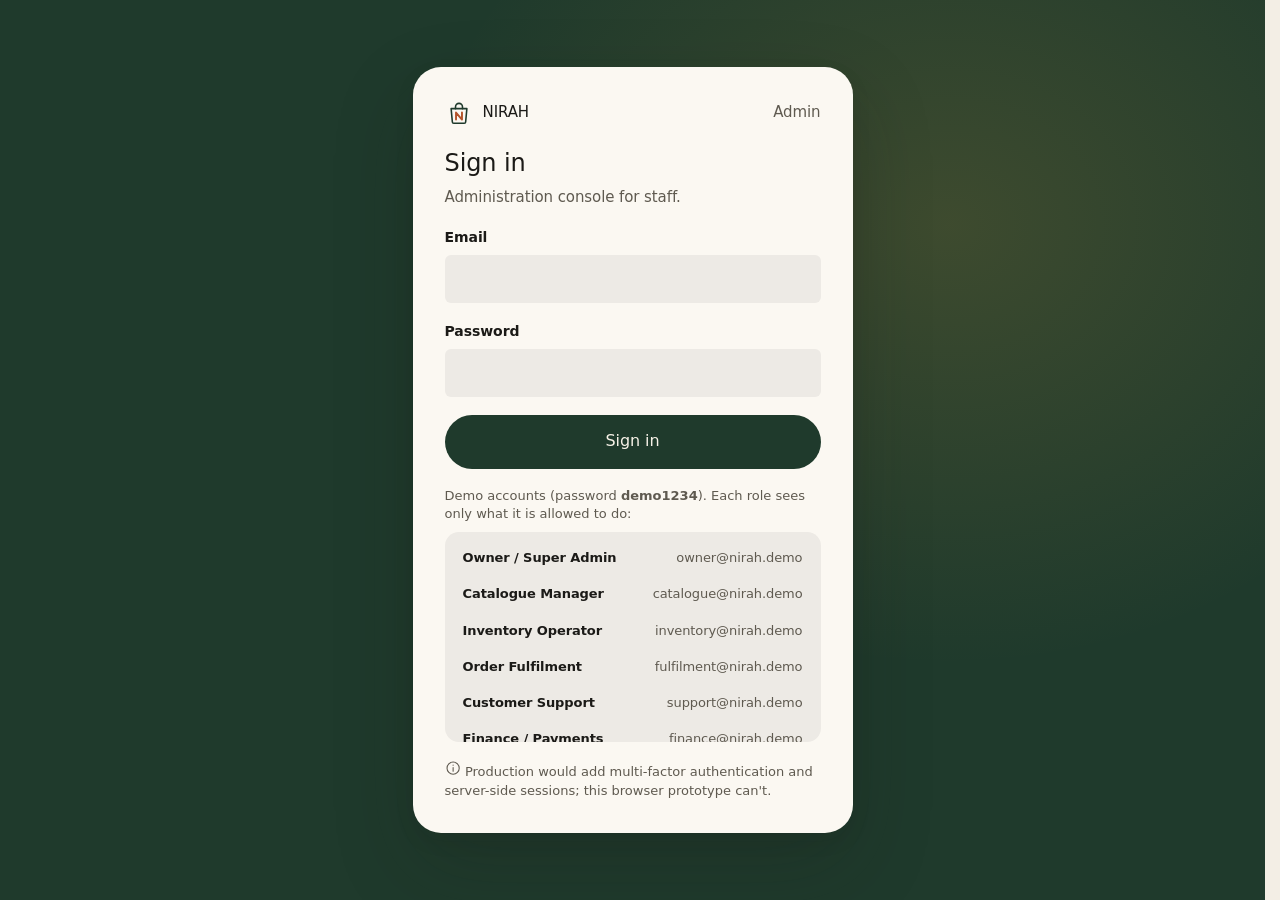
<file: admin.html>
<!doctype html>
<html lang="en">
<head>
  <meta charset="utf-8">
  <meta name="viewport" content="width=device-width, initial-scale=1">
  <meta name="robots" content="noindex">
  <title>NIRAH Admin</title>
  <meta name="theme-color" content="#2f5e3a">
  <link rel="icon" href="data:image/svg+xml,%3Csvg xmlns='http://www.w3.org/2000/svg' viewBox='0 0 32 32'%3E%3Crect width='32' height='32' rx='8' fill='%232f5e3a'/%3E%3Cpath d='M7 11h18l-1.4 15.2a1.6 1.6 0 0 1-1.6 1.5H10a1.6 1.6 0 0 1-1.6-1.5L7 11Z' fill='none' stroke='%23fffff0' stroke-width='2'/%3E%3Cpath d='M12 11V9a4 4 0 0 1 8 0v2' fill='none' stroke='%23fffff0' stroke-width='2'/%3E%3Cpath d='M12.6 23.5v-8l6.8 8v-8' fill='none' stroke='%23d4af37' stroke-width='2.2' stroke-linecap='round' stroke-linejoin='round'/%3E%3C/svg%3E">
  <link rel="stylesheet" href="style.css">
  <link rel="stylesheet" href="admin.css">
</head>
<body class="admin">
  <div id="admin" class="admin-root"><div class="empty"><div class="spinner"></div></div></div>
  <script src="js/ui.js"></script>
  <script src="js/seed.js"></script>
  <script src="js/store.js"></script>
  <script src="js/gateway.js"></script>
  <script src="js/admin.js"></script>
</body>
</html>
</file>
<file: style.css>
/* NIRAH storefront — "Editorial Atelier" (profile in design-dna.json)
   A printed shop catalogue on uncoated paper: a warm paper ground, forest
   ink for the one primary action per view, clay for a single accent, a
   high-contrast serif for display and a quiet grotesk for everything
   functional. The functional layer (top bar, tab bar, sheets, menus,
   toasts) stays a translucent material that content scrolls beneath.
   Motion lives in js/motion.js (GSAP); this file holds resting states and
   the CSS-only fallbacks. Every colour pair below is at least 4.5:1. */

*,
*::before,
*::after {
  box-sizing: border-box;
  margin: 0;
  padding: 0;
}

:root {
  color-scheme: light;

  /* Surfaces: paper, a raised sheet, and the well behind photographs */
  --bg: #f3eee5;
  --surface: #fbf8f2;
  --elevated: #fffdf8;
  --fill: #e8e1d4;
  --fill-2: rgba(27, 26, 23, 0.06); /* control fills */
  --fill-3: rgba(27, 26, 23, 0.1); /* hover */
  --separator: rgba(27, 26, 23, 0.14);
  --separator-strong: rgba(27, 26, 23, 0.28);

  /* Labels: 15.6:1 and 6.0:1 on paper; label-3 is for decoration only */
  --label: #1b1a17;
  --label-2: #5f5a50;
  --label-3: #8c8577;

  /* Brand and signals */
  --tint: #1f3a2c; /* forest ink; paper on it 11.5:1 */
  --tint-pressed: #162b20;
  --on-tint: #f6f1e7;
  --tint-text: #1f3a2c;
  --tint-soft: #e2e3d3;
  --accent: #b4532a; /* clay; 6.0:1 on paper, paper on it 6.4:1 */
  --saffron: #c9973a; /* ink on it 6.5:1; on forest 4.7:1 (large text) */
  --gold: #a8781f; /* star fills on paper, 3.4:1 */
  --hero-ground: #1f3a2c;
  --hero-light: rgba(201, 151, 58, 0.18);
  --sale: #b23a1e; /* 5.2:1 on paper */
  --sale-soft: rgba(178, 58, 30, 0.1);
  --warn: #9a5a00; /* 4.7:1 on paper */
  --warn-soft: rgba(154, 90, 0, 0.1);
  --ok: #2e6b45; /* 5.5:1 on paper */
  --ok-soft: rgba(46, 107, 69, 0.1);
  --info: #1f5a8a;
  --info-soft: rgba(31, 90, 138, 0.1);

  /* Materials (functional layer only) */
  --material: rgba(243, 238, 229, 0.8);
  --material-thick: rgba(251, 248, 242, 0.92);
  --material-edge: rgba(255, 255, 255, 0.6);
  --bar-tint: rgba(243, 238, 229, 0.82);
  --scrim: rgba(27, 26, 23, 0.36);
  --blur: blur(20px) saturate(1.5);

  --shadow-1: 0 1px 2px rgba(27, 26, 23, 0.06);
  --shadow-2: 0 12px 32px rgba(27, 26, 23, 0.1), 0 2px 6px rgba(27, 26, 23, 0.05);
  --shadow-3: 0 32px 80px rgba(27, 26, 23, 0.22), 0 8px 20px rgba(27, 26, 23, 0.08);

  --chevron: url("data:image/svg+xml,%3Csvg xmlns='http://www.w3.org/2000/svg' viewBox='0 0 24 24' fill='none' stroke='%235f5a50' stroke-width='2' stroke-linecap='round' stroke-linejoin='round'%3E%3Cpath d='m6 9 6 6 6-6'/%3E%3C/svg%3E");
  --tick: url("data:image/svg+xml,%3Csvg xmlns='http://www.w3.org/2000/svg' viewBox='0 0 24 24' fill='none' stroke='white' stroke-width='3' stroke-linecap='round' stroke-linejoin='round'%3E%3Cpath d='m5 12.5 4.5 4.5L19 7.5'/%3E%3C/svg%3E");

  /* Type: a grotesk for UI, a display serif (never bolded), a mono for indices */
  --font: "Inter", -apple-system, BlinkMacSystemFont, "Segoe UI Variable Text", "Segoe UI", system-ui, Roboto, "Helvetica Neue", Arial, sans-serif;
  --font-display: var(--font);
  --font-serif: "Instrument Serif", "Iowan Old Style", "Palatino Linotype", Palatino, Georgia, serif;
  --mono: "JetBrains Mono", ui-monospace, "SF Mono", "Cascadia Mono", Consolas, monospace;

  /* Motion: the CSS side of the motion identity in js/motion.js */
  --ease: cubic-bezier(0.22, 1, 0.36, 1);
  --dur-quick: 180ms;
  --dur: 500ms;
  --dur-slow: 900ms;

  /* Layout */
  --max: 88rem;
  --gutter: clamp(1rem, 3.2vw, 2.5rem);
  --bar-h: 4.25rem;
  --r-xs: 0.25rem;
  --r-sm: 0.375rem;
  --r: 0.625rem;
  --r-lg: 1rem;
  --r-xl: 1.25rem;

  /* Older names, kept so the admin console reads the same tokens */
  --ink: var(--label);
  --text: var(--label);
  --muted: var(--label-2);
  --line: var(--separator);
  --line-strong: var(--separator-strong);
  --tile: var(--fill);
  --ivory: var(--bg);
  --cream: var(--bg);
  --green: var(--tint);
  --green-dark: var(--tint);
  --green-deep: var(--tint-pressed);
  --danger: var(--sale);
  --radius: var(--r);
  --radius-lg: var(--r-lg);
  --shadow: var(--shadow-2);
  --serif: var(--font-display);
}

@media (prefers-color-scheme: dark) {
  :root[data-theme="dark"] {
    --bg: #12110f;
    --surface: #1c1b18;
    --elevated: #24221f;
    --fill: #24221f;
    --fill-2: rgba(246, 241, 231, 0.08);
    --fill-3: rgba(246, 241, 231, 0.14);
    --separator: rgba(246, 241, 231, 0.12);
    --separator-strong: rgba(246, 241, 231, 0.24);
    --label: #f3eee5;
    --label-2: #b3ab9c; /* 8.4:1 on bg */
    --label-3: #7a7366;
    --tint: #2f5a43;
    --tint-pressed: #284d39;
    --tint-text: #9fcbb0;
    --tint-soft: #1a2a21;
    --accent: #e08a5f;
    --hero-ground: #17281f;
    --sale: #f08a6e;
    --sale-soft: rgba(240, 138, 110, 0.14);
    --warn: #f0b860;
    --warn-soft: rgba(240, 184, 96, 0.14);
    --ok: #8fd0a6;
    --ok-soft: rgba(143, 208, 166, 0.14);
    --info: #8ab8e6;
    --info-soft: rgba(138, 184, 230, 0.14);
    --material: rgba(28, 27, 24, 0.72);
    --material-thick: rgba(36, 34, 31, 0.9);
    --material-edge: rgba(255, 255, 255, 0.08);
    --bar-tint: rgba(18, 17, 15, 0.76);
    --scrim: rgba(0, 0, 0, 0.55);
    --shadow-1: 0 1px 2px rgba(0, 0, 0, 0.4);
    --shadow-2: 0 10px 30px rgba(0, 0, 0, 0.45);
    --shadow-3: 0 30px 80px rgba(0, 0, 0, 0.6);
    --chevron: url("data:image/svg+xml,%3Csvg xmlns='http://www.w3.org/2000/svg' viewBox='0 0 24 24' fill='none' stroke='%23b3ab9c' stroke-width='2' stroke-linecap='round' stroke-linejoin='round'%3E%3Cpath d='m6 9 6 6 6-6'/%3E%3C/svg%3E");
  }
}

/* ---------- Base ---------- */

html {
  background: var(--bg);
  scroll-padding-top: calc(var(--bar-h) + 1rem);
  scrollbar-gutter: stable;
  -webkit-text-size-adjust: 100%;
  text-size-adjust: 100%;
}

body {
  min-height: 100vh;
  font: 400 1rem/1.55 var(--font);
  font-optical-sizing: auto;
  letter-spacing: -0.006em;
  color: var(--label);
  background: var(--bg);
  -webkit-font-smoothing: antialiased;
  -moz-osx-font-smoothing: grayscale;
  text-rendering: optimizeLegibility;
  -webkit-tap-highlight-color: transparent;
}

body.has-sheet {
  overflow: hidden;
}

a {
  color: inherit;
  text-decoration: none;
}

button,
input,
select,
textarea {
  font: inherit;
  letter-spacing: inherit;
  color: inherit;
}

button {
  border: 0;
  background: none;
  cursor: pointer;
}

button:disabled {
  cursor: not-allowed;
}

ul,
ol {
  list-style: none;
}

img {
  display: block;
  max-width: 100%;
}

[hidden] {
  display: none !important;
}

:focus-visible {
  outline: 2px solid var(--accent);
  outline-offset: 3px;
}

::selection {
  background: color-mix(in srgb, var(--accent) 26%, transparent);
}

h1,
h2,
h3,
h4 {
  font-family: var(--font-display);
  text-wrap: balance;
}

p {
  text-wrap: pretty;
}

/* Display type: the serif, set large and never bolded. Headings that the
   motion layer splits into lines wrap normally (balance fights the split). */
.serif,
.section-title,
.page-title,
.hero__title,
.offer-banner__title,
.footer-statement {
  font-family: var(--font-serif);
  font-weight: 400;
  text-wrap: wrap;
}

.serif em,
.section-title em,
.page-title em,
.hero__title em,
.footer-statement em {
  font-style: italic;
  color: var(--accent);
}

/* Overlines: mono capitals, optionally led by a chapter number and a rule */
.overline,
.eyebrow {
  display: flex;
  flex-wrap: wrap;
  align-items: center;
  gap: 0.25rem 0.75rem;
  color: var(--label-2);
  font: 500 0.6875rem/1.3 var(--mono);
  letter-spacing: 0.14em;
  text-transform: uppercase;
}

.overline__no {
  color: var(--accent);
  font: 500 0.6875rem/1.3 var(--mono);
  letter-spacing: 0.12em;
  font-variant-numeric: tabular-nums;
}

.overline .overline__no::after {
  content: "";
  display: inline-block;
  width: 1.75rem;
  height: 1px;
  margin-left: 0.75rem;
  background: currentColor;
  opacity: 0.6;
  vertical-align: middle;
}

.icon {
  width: 1.25em;
  height: 1.25em;
  flex: none;
  stroke: currentColor;
  stroke-width: 1.6;
  stroke-linecap: round;
  stroke-linejoin: round;
}

.sr-only {
  position: absolute;
  width: 1px;
  height: 1px;
  overflow: hidden;
  clip: rect(0 0 0 0);
  white-space: nowrap;
}

.skip-link {
  position: fixed;
  left: 1rem;
  top: -4rem;
  z-index: 100;
  padding: 0.625rem 1rem;
  border-radius: var(--r-sm);
  background: var(--label);
  color: var(--bg);
  font-weight: 600;
}

.skip-link:focus {
  top: 0.75rem;
}

.page {
  overflow-x: clip;
}

.container {
  width: 100%;
  max-width: calc(var(--max) + var(--gutter) * 2);
  margin: 0 auto;
  padding: 0 var(--gutter);
}

.main {
  outline: none;
  min-height: 60vh;
}

.main:not(.is-home) {
  padding-top: var(--bar-h);
}

.muted {
  color: var(--label-2);
}

.nowrap {
  white-space: nowrap;
}

.r {
  text-align: right;
}

.spinner {
  width: 1.75rem;
  height: 1.75rem;
  border: 2px solid var(--fill-3);
  border-top-color: var(--label);
  border-radius: 50%;
  animation: spin 0.8s linear infinite;
}

@keyframes spin {
  to {
    transform: rotate(360deg);
  }
}

/* ---------- Buttons ---------- */
/* One prominent (forest) button per view; everything else is a hairline
   outline or plain text. Feedback lands on press, not release. Elements with
   data-magnetic lean toward a fine pointer through `translate`, which the
   motion layer drives via --mx/--my, leaving `transform` for the press. */

[data-magnetic] {
  --mx: 0;
  --my: 0;
  translate: calc(var(--mx) * 1px) calc(var(--my) * 1px);
}

.btn {
  display: inline-flex;
  align-items: center;
  justify-content: center;
  gap: 0.5rem;
  min-height: 2.75rem;
  padding: 0 1.25rem;
  border-radius: 999px;
  background: var(--fill-2);
  color: var(--label);
  font-size: 0.9375rem;
  font-weight: 500;
  letter-spacing: -0.005em;
  white-space: nowrap;
  transition: transform 100ms ease-out, background-color 240ms ease, color 240ms ease, box-shadow 240ms ease, opacity 160ms ease;
  -webkit-user-select: none;
  user-select: none;
}

.btn:hover {
  background: var(--fill-3);
}

.btn:active:not(:disabled) {
  transform: scale(0.97);
}

.btn:disabled,
.btn.is-disabled {
  opacity: 0.4;
}

.btn .icon {
  width: 1.125rem;
  height: 1.125rem;
  transition: transform 500ms var(--ease);
}

@media (hover: hover) {
  .btn:hover .icon {
    transform: translate(2px, -2px);
  }
}

.btn--primary,
.btn--pay {
  background: var(--tint);
  color: var(--on-tint);
}

.btn--primary:hover,
.btn--pay:hover {
  background: var(--tint-pressed);
}

.btn--light {
  background: var(--on-tint);
  color: var(--tint);
}

.btn--light:hover {
  background: #fff;
}

.btn--dark {
  background: var(--label);
  color: var(--bg);
}

.btn--dark:hover {
  background: var(--label);
  opacity: 0.88;
}

.btn--ghost {
  background: transparent;
  box-shadow: inset 0 0 0 1px var(--separator-strong);
}

.btn--ghost:hover {
  background: var(--fill-2);
  box-shadow: inset 0 0 0 1px var(--label);
}

.btn--danger {
  background: var(--sale-soft);
  color: var(--sale);
}

.btn--danger:hover {
  background: var(--sale);
  color: #fff;
}

.btn--sm {
  min-height: 2.25rem;
  padding: 0 0.875rem;
  font-size: 0.875rem;
}

.btn--lg {
  min-height: 3.375rem;
  padding: 0 1.75rem;
  font-size: 1rem;
}

.btn--block {
  width: 100%;
}

/* Text actions: an underline that wipes away on hover and draws back in. */
.btn-text,
.text-link {
  display: inline-flex;
  align-items: center;
  gap: 0.375rem;
  padding: 0.375rem 0;
  background: linear-gradient(currentColor, currentColor) 0 100% / 100% 1px no-repeat;
  color: var(--label);
  font-size: 0.9375rem;
  font-weight: 500;
  white-space: nowrap;
  transition: background-size 600ms var(--ease);
}

.btn-text:hover,
.text-link:hover {
  background-position: 100% 100%;
  background-size: 0 1px;
}

.btn-text .icon,
.text-link .icon {
  width: 1rem;
  height: 1rem;
  color: var(--accent);
  transition: transform 500ms var(--ease);
}

.text-link:hover .icon {
  transform: translate(2px, -2px);
}

.btn-text:hover .icon {
  transform: translateY(2px);
}

.link {
  color: var(--tint-text);
  font-weight: 500;
  text-decoration: underline;
  text-decoration-color: color-mix(in srgb, currentColor 30%, transparent);
  text-decoration-thickness: 1px;
  text-underline-offset: 3px;
  transition: text-decoration-color 200ms ease;
}

.link:hover {
  text-decoration-color: currentColor;
}

button.link {
  font-size: inherit;
}

.icon-btn-sm,
.round-btn {
  position: relative;
  display: grid;
  place-items: center;
  flex: none;
  width: 2rem;
  height: 2rem;
  border-radius: 50%;
  background: var(--fill-2);
  color: var(--label);
  transition: transform 100ms ease-out, background-color 200ms ease, color 200ms ease, box-shadow 200ms ease, opacity 160ms ease;
}

.icon-btn-sm::after,
.round-btn::after {
  content: "";
  position: absolute;
  inset: -0.375rem;
}

.icon-btn-sm .icon {
  width: 1rem;
  height: 1rem;
}

.round-btn {
  width: 3rem;
  height: 3rem;
  background: transparent;
  box-shadow: inset 0 0 0 1px var(--separator-strong);
}

.round-btn::after {
  inset: 0;
}

.icon-btn-sm:hover {
  background: var(--fill-3);
}

.round-btn:hover:not(:disabled) {
  background: var(--label);
  color: var(--bg);
  box-shadow: none;
}

.icon-btn-sm:active,
.round-btn:active:not(:disabled) {
  transform: scale(0.92);
}

.round-btn:disabled {
  opacity: 0.3;
}

/* ---------- Chips, badges, status ---------- */

.chip {
  display: inline-flex;
  align-items: center;
  gap: 0.375rem;
  min-height: 2.25rem;
  padding: 0 0.875rem;
  border-radius: 999px;
  box-shadow: inset 0 0 0 1px var(--separator-strong);
  color: var(--label);
  font-size: 0.875rem;
  font-weight: 500;
  white-space: nowrap;
  transition: transform 100ms ease-out, background-color 200ms ease, color 200ms ease, box-shadow 200ms ease;
}

.chip:hover {
  box-shadow: inset 0 0 0 1px var(--label);
}

.chip:active {
  transform: scale(0.96);
}

.chip.is-active,
.chip[aria-pressed="true"],
.chip[aria-current="true"] {
  background: var(--label);
  box-shadow: none;
  color: var(--bg);
}

.chip .icon {
  width: 0.875rem;
  height: 0.875rem;
}

/* Badges are styled with the product cards. */

.status {
  display: inline-flex;
  align-items: center;
  gap: 0.375rem;
  min-height: 1.625rem;
  padding: 0 0.625rem;
  border-radius: 999px;
  background: var(--fill-2);
  color: var(--label-2);
  font-size: 0.8125rem;
  font-weight: 600;
  letter-spacing: 0;
  white-space: nowrap;
}

.status::before {
  content: "";
  width: 0.4375rem;
  height: 0.4375rem;
  border-radius: 50%;
  background: currentColor;
}

.status--ok {
  background: var(--ok-soft);
  color: var(--ok);
}

.status--warn {
  background: var(--warn-soft);
  color: var(--warn);
}

.status--bad {
  background: var(--sale-soft);
  color: var(--sale);
}

.status--info {
  background: var(--info-soft);
  color: var(--info);
}

.stock {
  display: inline-flex;
  align-items: center;
  gap: 0.375rem;
  color: var(--label-2);
  font-size: 0.8125rem;
  font-weight: 500;
}

.stock::before {
  content: "";
  width: 0.4375rem;
  height: 0.4375rem;
  border-radius: 50%;
  background: var(--ok);
}

.stock--low {
  color: var(--warn);
}

.stock--low::before {
  background: var(--warn);
}

.stock--out::before {
  background: var(--label-3);
}

.stars {
  display: inline-flex;
  gap: 1px;
  vertical-align: -0.125em;
}

.stars .icon {
  width: 0.9375rem;
  height: 0.9375rem;
  stroke-width: 1.5;
  color: var(--label-3);
}

.stars .icon.is-on {
  color: var(--gold);
  fill: currentColor;
}

.verified {
  display: inline-flex;
  align-items: center;
  gap: 0.25rem;
  color: var(--ok);
  font-size: 0.8125rem;
  font-weight: 600;
}

.verified .icon {
  width: 0.875rem;
  height: 0.875rem;
  stroke-width: 2.5;
}

/* ---------- Fields ---------- */

.field {
  display: grid;
  gap: 0.375rem;
  min-width: 0;
}

.field__label {
  font-size: 0.875rem;
  font-weight: 600;
  letter-spacing: -0.005em;
}

.field__hint {
  color: var(--label-2);
  font-size: 0.8125rem;
  font-weight: 400;
  line-height: 1.45;
  letter-spacing: 0;
}

.field__error {
  color: var(--sale);
  font-size: 0.8125rem;
  font-weight: 500;
  letter-spacing: 0;
}

.field__error:empty {
  display: none;
}

.field input,
.field select,
.field textarea,
.input,
.select,
.coupon-form input,
.delivery-check input,
.price-range input {
  width: 100%;
  min-height: 3rem;
  padding: 0 0.9375rem;
  border: 1px solid transparent;
  border-radius: var(--r-sm);
  background: var(--fill-2);
  color: var(--label);
  font-size: 1.0625rem; /* 16px or more keeps iOS from zooming the page */
  transition: border-color 160ms ease, background-color 160ms ease, box-shadow 160ms ease;
}

.field textarea {
  min-height: 7.5rem;
  padding: 0.75rem 0.9375rem;
  line-height: 1.5;
  resize: vertical;
}

.field select,
.select {
  padding-right: 2.5rem;
  appearance: none;
  background-image: var(--chevron);
  background-repeat: no-repeat;
  background-position: right 0.875rem center;
  background-size: 1.125rem;
  cursor: pointer;
}

.select {
  width: auto;
  min-height: 2.5rem;
  border-radius: 999px;
  font-size: 0.9375rem;
  font-weight: 500;
}

.field input:hover,
.field select:hover,
.field textarea:hover,
.input:hover,
.coupon-form input:hover {
  background-color: var(--fill-3);
}

.field input:focus,
.field select:focus,
.field textarea:focus,
.input:focus,
.select:focus,
.coupon-form input:focus,
.delivery-check input:focus,
.price-range input:focus,
.search-box input:focus {
  outline: none;
}

.field input:focus-visible,
.field select:focus-visible,
.field textarea:focus-visible,
.input:focus-visible,
.select:focus-visible,
.coupon-form input:focus-visible,
.delivery-check input:focus-visible,
.price-range input:focus-visible {
  border-color: var(--tint-text);
  background-color: var(--surface);
  box-shadow: 0 0 0 4px color-mix(in srgb, var(--tint-text) 18%, transparent);
}

.field input:disabled {
  color: var(--label-2);
}

.field.has-error input,
.field.has-error select,
.field.has-error textarea {
  border-color: var(--sale);
}

input::placeholder,
textarea::placeholder {
  color: var(--label-2);
  opacity: 0.85;
}

input[type="number"]::-webkit-inner-spin-button,
input[type="number"]::-webkit-outer-spin-button {
  -webkit-appearance: none;
  margin: 0;
}

input[type="number"] {
  -moz-appearance: textfield;
}

.form-grid {
  display: grid;
  grid-template-columns: repeat(2, minmax(0, 1fr));
  gap: 1rem 0.875rem;
}

.span-2 {
  grid-column: 1 / -1;
}

/* Checkbox and radio */
.check {
  display: flex;
  align-items: flex-start;
  gap: 0.75rem;
  min-height: 2.75rem;
  padding: 0.5rem 0;
  font-size: 0.9375rem;
  line-height: 1.45;
  cursor: pointer;
}

.check input,
.choice input {
  flex: none;
  appearance: none;
  width: 1.375rem;
  height: 1.375rem;
  margin-top: 0.0625rem;
  border: 1.5px solid var(--separator-strong);
  border-radius: 0.4375rem;
  background: var(--surface) center / 0.9375rem no-repeat;
  cursor: pointer;
  transition: background-color 160ms ease, border-color 160ms ease, transform 100ms ease-out;
}

.check input:active,
.choice input:active {
  transform: scale(0.9);
}

.check input:checked,
.choice input:checked {
  border-color: var(--tint);
  background-color: var(--tint);
  background-image: var(--tick);
}

.choice input[type="radio"],
.check input[type="radio"] {
  border-radius: 50%;
}

.choice input[type="radio"]:checked {
  background-image: none;
  box-shadow: inset 0 0 0 0.3125rem var(--surface);
}

.check.sub {
  padding-left: 2.125rem;
  min-height: 2.5rem;
  color: var(--label-2);
}

.choice-list {
  display: grid;
  gap: 0.5rem;
}

.choice {
  display: flex;
  align-items: center;
  gap: 0.875rem;
  min-height: 3.5rem;
  padding: 0.75rem 1rem;
  border-radius: var(--r-sm);
  background: var(--fill-2);
  box-shadow: inset 0 0 0 1.5px transparent;
  cursor: pointer;
  transition: box-shadow 160ms ease, background-color 160ms ease;
}

.choice:hover {
  background: var(--fill-3);
}

.choice:has(input:checked) {
  background: var(--tint-soft);
  box-shadow: inset 0 0 0 1.5px var(--tint-text);
}

.choice input {
  margin: 0;
}

.choice span {
  display: grid;
  gap: 0.125rem;
}

.choice strong {
  font-size: 0.9375rem;
  font-weight: 600;
}

.choice small {
  color: var(--label-2);
  font-size: 0.8125rem;
}

/* Quantity stepper */
.stepper {
  display: inline-flex;
  align-items: center;
  height: 3.25rem;
  padding: 0.25rem;
  border-radius: 999px;
  background: var(--fill-2);
}

.stepper button {
  display: grid;
  place-items: center;
  width: 2.75rem;
  height: 2.75rem;
  border-radius: 50%;
  transition: background-color 160ms ease, transform 100ms ease-out;
}

.stepper button:hover:not(:disabled) {
  background: var(--fill-3);
}

.stepper button:active:not(:disabled) {
  transform: scale(0.9);
}

.stepper button:disabled {
  opacity: 0.3;
}

.stepper .icon {
  width: 1rem;
  height: 1rem;
  stroke-width: 2.2;
}

.stepper input {
  width: 2.5rem;
  height: 100%;
  border: 0;
  background: none;
  text-align: center;
  font-size: 1.0625rem;
  font-weight: 600;
  font-variant-numeric: tabular-nums;
}

.stepper input:focus {
  outline: none;
}

.stepper--sm {
  height: 2.5rem;
}

.stepper--sm button {
  width: 2.25rem;
  height: 2.25rem;
}

.stepper--sm input {
  width: 2rem;
  font-size: 1rem;
}

/* Segmented control */
.tabs {
  display: flex;
  gap: 0.125rem;
  width: fit-content;
  max-width: 100%;
  padding: 0.1875rem;
  border-radius: 999px;
  background: var(--fill-2);
  overflow-x: auto;
  scrollbar-width: none;
}

.tabs button,
.tabs a {
  display: inline-flex;
  align-items: center;
  min-height: 2.375rem;
  padding: 0 1.125rem;
  border-radius: 999px;
  font-size: 0.9375rem;
  font-weight: 500;
  white-space: nowrap;
  color: var(--label-2);
  transition: background-color 200ms ease, color 200ms ease;
}

.tabs [aria-selected="true"],
.tabs .is-active {
  background: var(--surface);
  color: var(--label);
  font-weight: 600;
  box-shadow: var(--shadow-1);
}

.notice {
  display: flex;
  align-items: flex-start;
  gap: 0.75rem;
  padding: 0.875rem 1rem;
  border-radius: var(--r-sm);
  background: var(--fill-2);
  font-size: 0.9375rem;
  line-height: 1.5;
}

.notice > .icon {
  margin-top: 0.125rem;
  color: var(--label-2);
}

.notice ul {
  list-style: disc;
  margin: 0.375rem 0 0 1.125rem;
}

.notice--warn {
  background: var(--warn-soft);
}

.notice--warn > .icon {
  color: var(--warn);
}

.notice--error {
  background: var(--sale-soft);
}

.notice--error > .icon {
  color: var(--sale);
}

.kv {
  display: grid;
  gap: 0.25rem;
  font-size: 0.9375rem;
  line-height: 1.5;
}

.kv dt {
  color: var(--label-2);
  font-size: 0.8125rem;
}

/* ---------- Top bar (functional layer) ---------- */
/* Transparent at the top of a page; once content scrolls beneath, a paper
   material fades in. The bar steps aside while you read down a page and
   returns the moment you scroll up (motion.js toggles .is-hidden), and a clay
   hairline along its foot shows how far through the page you are. Hiding
   uses `translate`, so it never collides with the GSAP intro on `transform`. */

.site-header {
  position: fixed;
  inset: 0 0 auto;
  z-index: 40;
  height: var(--bar-h);
  color: var(--label);
  transition: translate 650ms var(--ease);
}

.site-header::before {
  content: "";
  position: absolute;
  inset: 0;
  z-index: -1;
  background: var(--bar-tint);
  -webkit-backdrop-filter: var(--blur);
  backdrop-filter: var(--blur);
  box-shadow: 0 1px 0 var(--separator);
  opacity: 0;
  transition: opacity 300ms ease;
  pointer-events: none;
}

.site-header.is-scrolled::before,
html:not(.has-gsap) .site-header::before {
  opacity: 1;
}

.site-header.is-hidden {
  translate: 0 -100%;
}

.site-header__progress {
  position: absolute;
  inset: auto 0 -1px;
  height: 2px;
  background: var(--accent);
  transform: scaleX(0);
  transform-origin: 0 50%;
  pointer-events: none;
}

.site-header__inner {
  display: flex;
  align-items: center;
  gap: 1rem;
  height: 100%;
  max-width: calc(var(--max) + var(--gutter) * 2);
  margin: 0 auto;
  padding: 0 var(--gutter);
}

.brand {
  display: inline-flex;
  align-items: center;
  gap: 0.625rem;
  min-height: 2.75rem;
  font: 600 0.9375rem/1 var(--font);
  letter-spacing: 0.34em;
}

.logo-mark {
  width: 1.75rem;
  height: 1.75rem;
  stroke: currentColor;
  stroke-width: 1.8;
  stroke-linecap: round;
  stroke-linejoin: round;
}

.logo-mark__n {
  stroke: var(--accent);
  stroke-width: 2.2;
}

.mainnav {
  display: flex;
  align-items: center;
  gap: 0.125rem;
  margin-left: 1.5rem;
}

.mainnav > a,
.mainnav__cats > button {
  position: relative;
  display: inline-flex;
  align-items: center;
  gap: 0.25rem;
  min-height: 2.5rem;
  padding: 0 0.75rem;
  color: var(--label-2);
  font-size: 0.875rem;
  font-weight: 500;
  letter-spacing: -0.005em;
  white-space: nowrap;
  transition: color 200ms ease;
}

/* A hairline under the link: drawn from the left on hover and for the
   current section, erased toward the right when you leave. */
.mainnav > a::after,
.mainnav__cats > button::after {
  content: "";
  position: absolute;
  inset: auto 0.75rem 0.4rem;
  height: 1px;
  background: currentColor;
  transform: scaleX(0);
  transform-origin: 100% 50%;
  transition: transform 500ms var(--ease);
}

.mainnav > a:hover,
.mainnav > a.is-active,
.mainnav__cats > button:hover,
.mainnav__cats > button.is-active,
.mainnav__cats > button[aria-expanded="true"] {
  color: var(--label);
}

.mainnav > a:hover::after,
.mainnav > a.is-active::after,
.mainnav__cats > button:hover::after,
.mainnav__cats > button.is-active::after,
.mainnav__cats > button[aria-expanded="true"]::after {
  transform: scaleX(1);
  transform-origin: 0 50%;
}

.mainnav__cats > button .icon {
  width: 0.875rem;
  height: 0.875rem;
  transition: transform 400ms var(--ease);
}

.mainnav__cats > button[aria-expanded="true"] .icon {
  transform: rotate(180deg);
}

.mainnav__cats {
  position: relative;
}

.site-header__actions {
  display: flex;
  align-items: center;
  gap: 0.375rem;
  margin-left: auto;
}

.hbtn {
  position: relative;
  display: inline-grid;
  place-items: center;
  width: 2.75rem;
  height: 2.75rem;
  border-radius: 50%;
  transition: background-color 200ms ease, color 200ms ease, transform 100ms ease-out;
}

.hbtn:hover {
  background: var(--fill-2);
}

.hbtn:active {
  transform: scale(0.92);
}

.hbtn .icon {
  width: 1.3rem;
  height: 1.3rem;
}

/* The cart is the one solid control in the bar. */
.hbtn--cart {
  background: var(--tint);
  color: var(--on-tint);
}

.hbtn--cart:hover {
  background: var(--tint-pressed);
}

/* Search sits in a primary position: a field-shaped button on wide screens. */
.hbtn--search {
  display: inline-flex;
  justify-content: flex-start;
  gap: 0.5rem;
  width: 13rem;
  height: 2.5rem;
  margin-right: 0.25rem;
  padding: 0 0.875rem;
  border-radius: 999px;
  box-shadow: inset 0 0 0 1px var(--separator-strong);
  color: var(--label-2);
  font-size: 0.875rem;
}

.hbtn--search:hover {
  background: var(--surface);
  box-shadow: inset 0 0 0 1px var(--label-3);
}

.hbtn--search .icon {
  width: 1.0625rem;
  height: 1.0625rem;
}

.hbtn--search:active {
  transform: scale(0.98);
}

.hbtn--search kbd {
  margin-left: auto;
  padding: 0.0625rem 0.375rem;
  border-radius: 0.3125rem;
  box-shadow: inset 0 0 0 1px var(--separator-strong);
  font: 500 0.6875rem/1.4 var(--mono);
}

.hbtn__count {
  position: absolute;
  top: -0.125rem;
  right: -0.125rem;
  display: grid;
  place-items: center;
  min-width: 1.25rem;
  height: 1.25rem;
  padding: 0 0.25rem;
  border-radius: 999px;
  background: var(--accent);
  color: var(--on-tint);
  font: 600 0.6875rem/1 var(--font);
  font-variant-numeric: tabular-nums;
  letter-spacing: 0;
  box-shadow: 0 0 0 2px var(--bg);
}

.hbtn__count[data-count="0"] {
  display: none;
}

.hbtn--menu {
  display: none;
}

/* Categories popover: a paper panel that grows from its button. */
.megamenu {
  position: absolute;
  top: calc(100% + 0.875rem);
  left: -0.75rem;
  z-index: 45;
  width: min(48rem, calc(100vw - 2rem));
  padding: 0.75rem;
  border-radius: var(--r-lg);
  background: var(--material-thick);
  -webkit-backdrop-filter: var(--blur);
  backdrop-filter: var(--blur);
  box-shadow: var(--shadow-3), inset 0 0 0 1px var(--material-edge);
  color: var(--label);
  transform-origin: 3rem 0;
}

.megamenu__grid {
  display: grid;
  grid-template-columns: repeat(2, minmax(0, 1fr));
  gap: 0.25rem;
}

.megamenu__item {
  display: grid;
  grid-template-columns: 3.75rem minmax(0, 1fr);
  gap: 0.875rem;
  align-items: start;
  padding: 0.625rem;
  border-radius: var(--r);
  transition: background-color 200ms ease;
}

.megamenu__item:hover {
  background: var(--fill-2);
}

.megamenu__item img {
  width: 3.75rem;
  height: 3.75rem;
  border-radius: var(--r-sm);
  object-fit: cover;
  background: var(--fill);
}

.megamenu__item strong {
  display: block;
  font: 400 1.375rem/1.1 var(--font-serif);
  letter-spacing: -0.01em;
}

.megamenu__item small {
  color: var(--label-2);
  font: 500 0.625rem/1.6 var(--mono);
  letter-spacing: 0.12em;
  text-transform: uppercase;
}

.megamenu__subs {
  display: flex;
  flex-wrap: wrap;
  gap: 0.125rem 0.75rem;
  margin-top: 0.375rem;
  font-size: 0.8125rem;
}

.megamenu__subs a {
  color: var(--label-2);
}

.megamenu__subs a:hover {
  color: var(--label);
}

.megamenu__foot {
  display: flex;
  justify-content: space-between;
  align-items: center;
  gap: 1rem;
  margin-top: 0.5rem;
  padding: 0.75rem 0.625rem 0.25rem;
  border-top: 1px solid var(--separator);
  font-size: 0.875rem;
}

/* ---------- Tab bar (phones) ---------- */
/* Top-level sections stay one tap away; tabs navigate, never act. */

.tabbar {
  display: none;
}

/* ---------- Festive intro ---------- */
/* A full-screen banner the first page of a session opens behind, shown
   whole and centred on a blurred fill of itself that covers the screen. motion.js lifts it away; without GSAP the CSS
   transition below does. The page under it can't scroll until it goes. */

html.is-intro {
  overflow: hidden;
}

.intro {
  position: fixed;
  inset: 0;
  z-index: 100;
  display: grid;
  place-items: center;
  overflow: hidden;
  background: #2b1140;
  color: #fff;
  cursor: pointer;
  will-change: transform;
}

.intro__fill,
.intro__img {
  opacity: 0;
  transition: opacity 500ms ease;
}

.intro.is-ready .intro__fill,
.intro.is-ready .intro__img {
  opacity: 1;
}

.intro__fill {
  position: absolute;
  inset: -8%;
  width: 116%;
  height: 116%;
  max-width: none;
  object-fit: cover;
  filter: blur(36px) saturate(1.15) brightness(0.8);
}

.intro__img {
  position: relative;
  width: 100%;
  height: 100%;
  object-fit: contain;
}

/* Only screens about as wide as the banner (2:1) crop it; anything taller
   shows it whole so the brand tiles at its edges stay readable. */
@media (min-aspect-ratio: 2 / 1) {
  .intro__fill {
    display: none;
  }

  .intro__img {
    object-fit: cover;
  }
}

.intro__skip {
  position: absolute;
  top: max(1rem, env(safe-area-inset-top));
  right: max(1rem, env(safe-area-inset-right));
  z-index: 1;
  display: inline-flex;
  align-items: center;
  gap: 0.375rem;
  min-height: 2.5rem;
  padding: 0 0.875rem 0 1.125rem;
  border-radius: 999px;
  background: rgba(20, 10, 30, 0.4);
  -webkit-backdrop-filter: blur(12px);
  backdrop-filter: blur(12px);
  box-shadow: inset 0 0 0 1px rgba(255, 255, 255, 0.28);
  color: #fff;
  font: 500 0.6875rem/1 var(--mono);
  letter-spacing: 0.14em;
  text-transform: uppercase;
}

.intro__skip .icon {
  width: 1rem;
  height: 1rem;
}

.intro__progress {
  position: absolute;
  inset: auto 0 0;
  height: 3px;
  background: rgba(255, 255, 255, 0.22);
}

.intro__progress span {
  display: block;
  height: 100%;
  background: #fff;
  transform: scaleX(0);
  transform-origin: 0 50%;
}

html:not(.has-gsap) .intro {
  transition: transform 800ms cubic-bezier(0.65, 0, 0.35, 1), opacity 300ms ease;
}

html:not(.has-gsap) .intro.is-leaving {
  transform: translateY(-100%);
}

html:not(.has-gsap) .intro.is-ready .intro__progress span {
  animation: intro-count 2.6s linear forwards;
}

@keyframes intro-count {
  to {
    transform: scaleX(1);
  }
}

@media (prefers-reduced-motion: reduce) {
  html:not(.has-gsap) .intro.is-leaving {
    transform: none;
    opacity: 0;
  }
}

/* ---------- Hero ---------- */
/* The sales carousel leads, edge to edge and most of the first screen;
   beneath it, the serif headline with one italic clay word beside the
   intro and the two actions, then the five promises along the foot. The
   intro timeline and parallax are in motion.js. */

.hero {
  position: relative;
  padding-top: var(--bar-h);
}

.hero__copy {
  position: relative;
  z-index: 2;
  display: grid;
  grid-template-columns: minmax(0, 1.25fr) minmax(0, 1fr);
  align-items: end;
  gap: 1.25rem clamp(2rem, 5vw, 5rem);
  margin-top: clamp(1.75rem, 3.2vw, 2.75rem);
}

.hero__lead {
  display: grid;
  justify-items: start;
  gap: 1rem;
}

.hero__side {
  display: grid;
  justify-items: start;
  gap: 1.25rem;
  padding-bottom: 0.375rem;
}

.hero__kicker {
  display: block;
}

.hero__kicker [data-count-to] {
  color: var(--label);
  font-variant-numeric: tabular-nums;
}

.hero__title {
  margin-left: -0.05em;
  font-size: clamp(3rem, 1.5rem + 4.4vw, 6.5rem);
  line-height: 0.92;
  letter-spacing: -0.035em;
}

.hero__title em {
  padding-right: 0.06em;
  letter-spacing: -0.02em;
}

.hero__text {
  max-width: 32rem;
  color: var(--label-2);
  font-size: clamp(1rem, 0.94rem + 0.2vw, 1.0625rem);
  line-height: 1.6;
}

.hero__cta {
  display: flex;
  flex-wrap: wrap;
  align-items: center;
  gap: 1rem 2rem;
}

/* Offers carousel, edge to edge. Slides are stacked; GSAP moves them. The
   frame keeps the brand banners' shape (--frame, set in app.js) until it
   reaches --promo-max tall; past that, on very wide screens, each banner
   stays whole and its blurred fill takes up the sides. */
.promo {
  --promo-max: 70svh;
  position: relative;
  container-type: inline-size;
}

.promo__viewport {
  position: relative;
  width: 100%;
  aspect-ratio: 1146 / 400; /* fallback where container units aren't supported */
  height: min(calc(100cqw / var(--frame, 2.865)), var(--promo-max));
  overflow: hidden;
  background: var(--fill);
  isolation: isolate;
  touch-action: pan-y;
  will-change: transform;
}

.promo__slide {
  position: absolute;
  inset: 0;
  overflow: hidden;
  -webkit-user-drag: none;
  user-select: none;
}

.promo__slide:not(.is-active) {
  visibility: hidden;
}

.promo__img,
.promo__fill {
  position: absolute;
  inset: 0;
  width: 100%;
  height: 100%;
  -webkit-user-drag: none;
}

.promo__img {
  object-fit: contain;
}

/* Behind every banner: a blurred copy that fills whatever it leaves bare. */
.promo__fill {
  inset: -10%;
  width: 120%;
  height: 120%;
  max-width: none;
  object-fit: cover;
  filter: blur(28px) saturate(1.1);
}

/* A banner of a different shape, shown whole with its own rounded card. */
.promo__img--fit {
  width: min(100%, calc(var(--promo-max) * var(--ar)));
  height: auto;
  margin: auto;
  border-radius: 1.6% / 6%;
  box-shadow: 0 12px 40px rgba(0, 0, 0, 0.25);
}

.promo__slide:focus-visible {
  outline-offset: -4px;
}

.promo__arrow {
  position: absolute;
  top: 50%;
  z-index: 3;
  display: grid;
  place-items: center;
  width: 2.75rem;
  height: 2.75rem;
  margin-top: -1.375rem;
  border-radius: 50%;
  background: rgba(251, 248, 242, 0.82);
  -webkit-backdrop-filter: blur(12px);
  backdrop-filter: blur(12px);
  box-shadow: var(--shadow-1);
  color: var(--label);
  opacity: 0;
  transition: opacity 240ms ease, transform 100ms ease-out, background-color 200ms ease;
}

.promo__arrow--prev {
  left: 1rem;
}

.promo__arrow--next {
  right: 1rem;
}

.promo:hover .promo__arrow,
.promo__arrow:focus-visible {
  opacity: 1;
}

.promo__arrow:hover {
  background: #fff;
}

.promo__arrow:active {
  transform: scale(0.92);
}

.promo__arrow .icon {
  width: 1.125rem;
  height: 1.125rem;
}

/* Dots and pause: a small dark pill riding the frame's lower edge. The
   current dot stretches into a track whose fill times the hold. */
.promo__controls {
  position: absolute;
  bottom: 0.875rem;
  left: 50%;
  z-index: 3;
  display: flex;
  align-items: center;
  gap: 0.375rem;
  padding: 0.25rem 0.25rem 0.25rem 0.75rem;
  border-radius: 999px;
  background: rgba(20, 18, 16, 0.42);
  -webkit-backdrop-filter: blur(12px);
  backdrop-filter: blur(12px);
  transform: translateX(-50%);
}

.promo__dots {
  display: flex;
  align-items: center;
  gap: 0.375rem;
}

.promo__dot {
  position: relative;
  width: 0.4375rem;
  height: 0.4375rem;
  overflow: hidden;
  border-radius: 999px;
  background: rgba(255, 255, 255, 0.5);
  transition: width 500ms var(--ease), background-color 200ms ease;
}

.promo__dot::after {
  content: "";
  position: absolute;
  inset: -0.625rem -0.25rem;
}

.promo__dot:hover {
  background: rgba(255, 255, 255, 0.8);
}

.promo__dot[aria-current="true"] {
  width: 2rem;
  background: rgba(255, 255, 255, 0.35);
}

.promo__dot-fill {
  position: absolute;
  inset: 0;
  border-radius: inherit;
  background: #fff;
  transform: scaleX(0);
  transform-origin: 0 50%;
}

.promo__toggle {
  display: grid;
  place-items: center;
  width: 1.875rem;
  height: 1.875rem;
  border-radius: 50%;
  color: #fff;
  transition: background-color 200ms ease;
}

.promo__toggle:hover {
  background: rgba(255, 255, 255, 0.16);
}

.promo__toggle .icon {
  width: 0.9375rem;
  height: 0.9375rem;
  stroke-width: 2;
}

/* Without GSAP the banners become a plain row that swipes and snaps. */
html:not(.has-gsap) .promo__viewport {
  display: flex;
  overflow-x: auto;
  scroll-snap-type: x mandatory;
  scrollbar-width: none;
}

html:not(.has-gsap) .promo__slide {
  position: relative;
  flex: 0 0 100%;
  visibility: visible;
  scroll-snap-align: start;
}

html:not(.has-gsap) .promo__controls,
html:not(.has-gsap) .promo__arrow {
  display: none;
}

.hero__promises {
  display: grid;
  grid-template-columns: repeat(5, minmax(0, 1fr));
  gap: 1.5rem;
  margin-top: clamp(2.5rem, 4.5vw, 4rem);
  padding-top: 1.5rem;
  padding-bottom: 0.5rem;
  background: linear-gradient(var(--separator-strong), var(--separator-strong)) var(--gutter) 0 / calc(100% - var(--gutter) * 2) 1px no-repeat;
}

.hero__promises li {
  display: grid;
  grid-template-columns: 1.25rem minmax(0, 1fr);
  align-items: start;
  gap: 0.625rem 0.75rem;
}

.hero__promises .overline__no {
  grid-column: 1 / -1;
}

.hero__promises .icon {
  width: 1.25rem;
  height: 1.25rem;
  color: var(--tint);
}

.hero__promises p {
  color: var(--label-2);
  font-size: 0.875rem;
  line-height: 1.4;
}

@media (max-width: 63.9375em) {
  .hero__copy {
    grid-template-columns: minmax(0, 1fr);
    align-items: start;
  }

  .hero__promises {
    display: flex;
    gap: 2rem;
    overflow-x: auto;
    scrollbar-width: none;
  }

  .hero__promises li {
    flex: none;
    width: 11.5rem;
  }
}

/* Phones: dots sit beneath the banner and swiping replaces the arrows. */
@media (max-width: 47.9375em) {
  .promo__arrow {
    display: none;
  }

  .promo__controls {
    position: static;
    justify-content: center;
    width: max-content;
    margin: 0.75rem auto 0;
    padding: 0.125rem 0.125rem 0.125rem 0.625rem;
    background: var(--fill-2);
    transform: none;
  }

  .promo__dot {
    background: var(--separator-strong);
  }

  .promo__dot[aria-current="true"] {
    background: var(--separator);
  }

  .promo__dot-fill {
    background: var(--label);
  }

  .promo__toggle {
    color: var(--label);
  }

  .promo__toggle:hover {
    background: var(--fill-2);
  }
}

/* ---------- Offers strip (looping) ---------- */
/* What is discounted right now, just under the hero. GSAP drives the loop
   so it can speed up with scroll and come to rest under the pointer or
   keyboard focus; without GSAP a CSS animation does the plain loop, and with
   reduced motion it becomes a scrollable row. */

.deals {
  padding-top: clamp(2rem, 4vw, 3.5rem);
}

.deals__head {
  display: flex;
  align-items: baseline;
  justify-content: space-between;
  gap: 1rem;
  margin-bottom: 1rem;
}

.deals__title span {
  color: var(--label-3);
}

.deals__viewport {
  overflow: hidden;
  -webkit-mask-image: linear-gradient(90deg, transparent, #000 5%, #000 95%, transparent);
  mask-image: linear-gradient(90deg, transparent, #000 5%, #000 95%, transparent);
}

.deals__track {
  display: flex;
  width: max-content;
  will-change: transform;
}

html:not(.has-gsap) .deals__track {
  animation: deals-loop var(--deals-duration, 60s) linear infinite;
}

html:not(.has-gsap) .deals__viewport:hover .deals__track,
html:not(.has-gsap) .deals__viewport:focus-within .deals__track {
  animation-play-state: paused;
}

@keyframes deals-loop {
  to {
    transform: translateX(-50%);
  }
}

.deals__set {
  display: flex;
}

.deal {
  display: flex;
  flex: none;
  align-items: center;
  gap: 0.875rem;
  width: 20rem;
  margin-right: 0.75rem;
  padding: 0.625rem 1rem 0.625rem 0.625rem;
  border-radius: var(--r);
  background: var(--surface);
  box-shadow: inset 0 0 0 1px var(--separator);
  transition: transform 100ms ease-out, box-shadow 200ms ease;
}

.deal:hover {
  box-shadow: inset 0 0 0 1px var(--separator-strong), var(--shadow-1);
}

.deal:active {
  transform: scale(0.98);
}

.deal img {
  flex: none;
  width: 4rem;
  height: 4rem;
  border-radius: var(--r-sm);
  object-fit: cover;
  background: var(--fill);
}

.deal__body {
  display: grid;
  flex: 1;
  min-width: 0;
  gap: 0.125rem;
}

.deal__name {
  overflow: hidden;
  font-size: 0.9375rem;
  font-weight: 500;
  letter-spacing: -0.01em;
  text-overflow: ellipsis;
  white-space: nowrap;
}

.deal__meta {
  overflow: hidden;
  color: var(--label-2);
  font-size: 0.75rem;
  text-overflow: ellipsis;
  white-space: nowrap;
}

.deal__price {
  font-size: 0.9375rem;
  font-weight: 600;
  font-variant-numeric: tabular-nums;
}

.deal__price s {
  margin-left: 0.375rem;
  color: var(--label-2);
  font-size: 0.75rem;
  font-weight: 400;
}

.deal__off {
  flex: none;
  align-self: flex-start;
  padding: 0.25rem 0.5rem;
  border-radius: 999px;
  background: var(--accent);
  color: var(--on-tint);
  font: 500 0.6875rem/1.2 var(--mono);
  font-variant-numeric: tabular-nums;
}

.deal--code {
  width: auto;
  padding: 0.625rem 1.125rem;
  border: 1px dashed var(--separator-strong);
  background: transparent;
  box-shadow: none;
}

.deal--code b {
  font-family: var(--mono);
  font-weight: 500;
  letter-spacing: 0.06em;
}

.deal--code .deal__meta {
  white-space: nowrap;
}

@media (max-width: 480px) {
  .deal {
    width: 17.5rem;
  }
}

@media (prefers-reduced-motion: reduce) {
  .deals__viewport {
    overflow-x: auto;
    -webkit-mask-image: none;
    mask-image: none;
    scrollbar-width: none;
  }

  .deals__track {
    animation: none !important;
    padding: 0 var(--gutter);
  }

  .deals__track [aria-hidden="true"] {
    display: none;
  }
}

/* ---------- Sections ---------- */
/* Home sections are chapters: generous space above, a hairline rule, a mono
   index and overline, then a large serif title. */

.chapter,
.band {
  padding-top: clamp(5rem, 9vw, 9rem);
}

.shop > .chapter:last-child {
  padding-bottom: 2rem;
}

.section-head {
  position: relative;
  display: grid;
  grid-template-columns: minmax(0, 1.4fr) minmax(0, 1fr);
  align-items: end;
  gap: 1.25rem clamp(2rem, 5vw, 5rem);
  margin-bottom: clamp(1.75rem, 3.5vw, 3rem);
  padding-top: 1.25rem;
}

.section-head__rule {
  position: absolute;
  inset: 0 0 auto;
  height: 1px;
  background: var(--separator-strong);
}

.section-head__main {
  display: grid;
  gap: 1rem;
}

.section-title {
  font-size: clamp(2.5rem, 1.4rem + 3.6vw, 4.75rem);
  line-height: 0.98;
  letter-spacing: -0.028em;
}

.section-head__aside {
  display: flex;
  flex-wrap: wrap;
  align-items: flex-end;
  justify-content: space-between;
  gap: 1rem 1.5rem;
}

.section-lede {
  max-width: 26rem;
  color: var(--label-2);
  font-size: 0.9375rem;
  line-height: 1.55;
}

.filters-row {
  display: flex;
  gap: 0.5rem;
  margin-bottom: 2rem;
  overflow-x: auto;
  scrollbar-width: none;
  padding: 0.125rem 0;
}

.filters-row::-webkit-scrollbar,
.carousel::-webkit-scrollbar,
.tabs::-webkit-scrollbar,
.hero__promises::-webkit-scrollbar {
  display: none;
}

/* Category chapter. On phones and tablets it is a native, snapping row
   driven by the spring carousel in app.js. On wide screens the motion layer
   pins the chapter (.is-pinned) and scroll carries the row sideways. */
.carousel-nav {
  display: flex;
  gap: 0.5rem;
}

.carousel {
  --edge: max(var(--gutter), calc((100% - var(--max)) / 2));
  display: flex;
  gap: clamp(1rem, 2vw, 1.75rem);
  padding: 0.25rem var(--edge) 1rem;
  overflow-x: auto;
  overscroll-behavior-x: contain;
  scroll-snap-type: x mandatory;
  scroll-padding: 0 var(--edge);
  scrollbar-width: none;
}

.carousel.is-gliding,
.carousel.is-dragging {
  scroll-snap-type: none;
}

.carousel.is-dragging {
  cursor: grabbing;
}

.chapter--cats.is-pinned {
  display: flex;
  flex-direction: column;
  justify-content: center;
  min-height: 100vh;
  padding-top: clamp(1rem, 3vh, 2rem);
  padding-bottom: 1.25rem;
}

.is-pinned .section-head {
  margin-bottom: clamp(1.25rem, 2.5vh, 2.25rem);
}

.is-pinned .carousel {
  --edge: max(var(--gutter), calc((100vw - var(--max)) / 2));
  width: max-content;
  overflow: visible;
  scroll-snap-type: none;
  will-change: transform;
}

.is-pinned .carousel-nav {
  display: none;
}

.category-card {
  flex: none;
  width: clamp(15rem, 25vw, 22rem);
  scroll-snap-align: start;
}

.is-pinned .category-card {
  width: clamp(13rem, min(24vw, calc((100vh - 25rem) * 0.8)), 24rem);
}

.category-card a {
  position: relative;
  display: grid;
  gap: 1rem;
  color: var(--label);
  transition: transform 100ms ease-out;
}

.category-card a:active {
  transform: scale(0.985);
}

.category-card__media {
  position: relative;
  display: block;
  aspect-ratio: 4 / 5;
  overflow: hidden;
  border-radius: var(--r);
  background: var(--fill);
}

.category-card__media img {
  width: 100%;
  height: 100%;
  object-fit: cover;
  transition: scale 900ms var(--ease);
  -webkit-user-drag: none;
}

/* Wider than its frame so the motion layer can pan it while pinned. */
.is-pinned .category-card__media img {
  width: 116%;
  max-width: none;
  margin-left: -8%;
}

@media (hover: hover) {
  .category-card a:hover img {
    scale: 1.05;
  }
}

.category-card__count {
  position: absolute;
  top: 0.75rem;
  left: 0.75rem;
  z-index: 1;
  padding: 0.3125rem 0.625rem;
  border-radius: 999px;
  background: var(--material-thick);
  -webkit-backdrop-filter: blur(10px);
  backdrop-filter: blur(10px);
  font: 500 0.625rem/1.2 var(--mono);
  letter-spacing: 0.12em;
  text-transform: uppercase;
}

.category-card__body {
  display: grid;
  grid-template-columns: auto minmax(0, 1fr);
  align-items: baseline;
  gap: 0.375rem 0.875rem;
}

.category-card__no {
  color: var(--accent);
  font: 500 0.6875rem/1 var(--mono);
  letter-spacing: 0.1em;
}

.category-card__name {
  font: 400 clamp(1.625rem, 1.2rem + 1vw, 2.125rem)/1.02 var(--font-serif);
  letter-spacing: -0.015em;
}

.category-card__note {
  display: -webkit-box;
  grid-column: 2;
  overflow: hidden;
  color: var(--label-2);
  font-size: 0.875rem;
  line-height: 1.45;
  -webkit-line-clamp: 2;
  -webkit-box-orient: vertical;
}

.carousel-progress {
  height: 1px;
  margin-top: 1.5rem;
  background: var(--separator);
  overflow: hidden;
}

.carousel-progress__bar {
  display: block;
  height: 100%;
  background: var(--label);
}

.is-pinned .carousel-progress__bar {
  width: 100% !important;
  transform: scaleX(0.08);
  transform-origin: 0 50%;
}

/* ---------- Product grid and cards ---------- */
/* Borderless catalogue plates: a 4:5 photograph, a mono category, the name,
   and the price on a hairline with the quick-add button. */

.products {
  display: grid;
  grid-template-columns: repeat(4, minmax(0, 1fr));
  gap: clamp(2.25rem, 4vw, 3.5rem) clamp(1rem, 1.6vw, 1.5rem);
}

.listing .products {
  grid-template-columns: repeat(3, minmax(0, 1fr));
}

.product {
  position: relative;
  display: flex;
  flex-direction: column;
  gap: 1rem;
  min-width: 0;
}

.product__media {
  position: relative;
  aspect-ratio: 4 / 5;
  overflow: hidden;
  border-radius: var(--r);
  background: var(--fill);
}

.product__media > a {
  display: block;
  height: 100%;
}

.product__media img {
  width: 100%;
  height: 100%;
  object-fit: cover;
  border-radius: inherit;
  transition: scale 900ms var(--ease);
}

@media (hover: hover) {
  .product:hover .product__media img {
    scale: 1.04;
  }
}

.product.is-out .product__media img {
  opacity: 0.55;
  filter: grayscale(0.5);
}

.product__badges {
  position: absolute;
  top: 0.75rem;
  left: 0.75rem;
  z-index: 2;
  display: flex;
  gap: 0.375rem;
  pointer-events: none;
}

.badge {
  display: inline-flex;
  align-items: center;
  height: 1.5rem;
  padding: 0 0.5rem;
  border-radius: 999px;
  background: var(--surface);
  color: var(--label);
  font: 500 0.6875rem/1 var(--mono);
  letter-spacing: 0.06em;
  text-transform: uppercase;
  white-space: nowrap;
}

.badge--sale {
  background: var(--accent);
  color: var(--on-tint);
}

.badge--new {
  background: var(--saffron);
  color: var(--label);
}

.badge--muted {
  color: var(--label-2);
}

.pdp .badge:not(.badge--new):not(.badge--sale),
.price-block .badge:not(.badge--sale) {
  background: var(--fill-2);
}

.product__rank {
  position: absolute;
  bottom: 0.75rem;
  left: 0.75rem;
  z-index: 2;
  display: grid;
  place-items: center;
  min-width: 1.875rem;
  height: 1.875rem;
  padding: 0 0.375rem;
  border-radius: 999px;
  background: var(--surface);
  font: 500 0.75rem/1 var(--mono);
  font-variant-numeric: tabular-nums;
  pointer-events: none;
}

/* A control floating over a photo: clear material, shown on hover or focus. */
.product__quick {
  position: absolute;
  top: 0.625rem;
  right: 0.625rem;
  z-index: 2;
  display: grid;
  place-items: center;
  width: 2.5rem;
  height: 2.5rem;
  border-radius: 50%;
  background: rgba(251, 248, 242, 0.7);
  -webkit-backdrop-filter: blur(12px) saturate(1.4);
  backdrop-filter: blur(12px) saturate(1.4);
  color: var(--label);
  opacity: 0;
  transform: scale(0.85);
  transition: opacity 200ms ease, transform 400ms var(--ease);
}

.product__quick .icon {
  width: 1.125rem;
  height: 1.125rem;
}

.product:hover .product__quick,
.product__quick:focus-visible {
  opacity: 1;
  transform: none;
}

.product__quick:active {
  transform: scale(0.9);
}

@media (hover: none) {
  .product__quick {
    display: none;
  }
}

.product__info {
  display: flex;
  flex-direction: column;
  gap: 0.3125rem;
  flex: 1;
}

.product__cat {
  color: var(--label-2);
  font: 500 0.625rem/1.3 var(--mono);
  letter-spacing: 0.14em;
  text-transform: uppercase;
}

.product__name {
  font: 500 1rem/1.3 var(--font);
  letter-spacing: -0.012em;
}

/* The name's link covers the card; the add and quick-view buttons sit above it. */
.product__name a::after {
  content: "";
  position: absolute;
  inset: 0;
  z-index: 1;
}

.product__attr {
  color: var(--label-2);
  font-size: 0.875rem;
}

.product__meta {
  display: flex;
  flex-wrap: wrap;
  align-items: center;
  gap: 0.25rem 0.75rem;
  margin-top: 0.125rem;
}

.product__rating {
  display: inline-flex;
  align-items: center;
  gap: 0.25rem;
  font-size: 0.8125rem;
  font-weight: 600;
}

.product__rating .icon {
  width: 0.875rem;
  height: 0.875rem;
  color: var(--gold);
  fill: currentColor;
}

.product__rating span {
  color: var(--label-2);
  font-weight: 400;
}

.product__buy {
  display: flex;
  align-items: center;
  justify-content: space-between;
  gap: 0.75rem;
  margin-top: auto;
  padding-top: 0.75rem;
  border-top: 1px solid var(--separator);
}

.product__price {
  font-size: 1rem;
  font-weight: 600;
  font-variant-numeric: tabular-nums;
  letter-spacing: -0.01em;
}

.product__price s {
  margin-left: 0.375rem;
  color: var(--label-2);
  font-size: 0.8125rem;
  font-weight: 400;
}

.product__add {
  position: relative;
  z-index: 2;
  display: grid;
  place-items: center;
  flex: none;
  width: 2.5rem;
  height: 2.5rem;
  border-radius: 50%;
  box-shadow: inset 0 0 0 1px var(--separator-strong);
  color: var(--label);
  transition: background-color 240ms ease, color 240ms ease, box-shadow 240ms ease, transform 100ms ease-out;
}

.product__add::after {
  content: "";
  position: absolute;
  inset: -0.25rem;
}

.product__add:hover:not(:disabled) {
  background: var(--tint);
  color: var(--on-tint);
  box-shadow: none;
}

.product__add:active:not(:disabled) {
  transform: scale(0.88);
}

.product__add:disabled {
  opacity: 0.35;
}

.product__add .icon {
  width: 1.125rem;
  height: 1.125rem;
  stroke-width: 2;
}

.product__add.is-added {
  background: var(--tint);
  color: var(--on-tint);
  box-shadow: none;
}

/* Featured: one large plate beside a column of three smaller ones. */
.products--feature {
  grid-template-columns: minmax(0, 1.2fr) minmax(0, 1fr);
  gap: 1.5rem clamp(1.5rem, 4vw, 4rem);
}

.products--feature > :first-child {
  grid-row: span 3;
}

.products--feature > :first-child .product__name {
  font: 400 clamp(1.75rem, 1.3rem + 1vw, 2.375rem)/1.05 var(--font-serif);
  letter-spacing: -0.015em;
}

.products--feature > :not(:first-child) {
  flex-direction: row;
  gap: 1.25rem;
  padding-bottom: 1.5rem;
  border-bottom: 1px solid var(--separator);
}

.products--feature > :not(:first-child) .product__media {
  flex: none;
  width: 40%;
}

/* The pointer-follower that carries a product into the cart (motion.js). */
.cart-ghost {
  position: fixed;
  top: 0;
  left: 0;
  z-index: 90;
  border-radius: var(--r);
  background: var(--fill) center / cover no-repeat;
  box-shadow: var(--shadow-2);
  pointer-events: none;
  will-change: transform;
}

/* ---------- Offer band, manifesto, quotes ---------- */

.offer-banner {
  display: grid;
  grid-template-columns: minmax(0, 1.1fr) minmax(0, 1fr);
  min-height: clamp(26rem, 42vw, 38rem);
  margin-bottom: clamp(2.5rem, 4vw, 3.5rem);
  overflow: hidden;
  border-radius: var(--r-xl);
  background: var(--hero-ground);
  color: var(--on-tint);
}

.offer-banner__media {
  position: relative;
  min-height: 18rem;
  overflow: hidden;
}

.offer-banner__media img {
  position: absolute;
  top: -8%;
  left: 0;
  width: 100%;
  height: 116%;
  object-fit: cover;
}

.offer-banner__body {
  display: grid;
  align-content: center;
  justify-items: start;
  gap: 1.125rem;
  padding: clamp(2rem, 5vw, 4.5rem);
}

.offer-banner .overline {
  color: rgba(246, 241, 231, 0.74);
}

.offer-banner .overline__no {
  color: var(--saffron);
}

.offer-banner__title {
  font-size: clamp(2.5rem, 1.5rem + 3vw, 4.5rem);
  line-height: 0.98;
  letter-spacing: -0.025em;
}

.offer-banner__value {
  color: var(--saffron);
  font: italic 400 clamp(2.75rem, 1.8rem + 3.6vw, 5.5rem)/1 var(--font-serif);
  letter-spacing: -0.02em;
}

.offer-banner__text {
  max-width: 26rem;
  color: rgba(246, 241, 231, 0.8);
}

.offer-banner .btn {
  margin-top: 0.75rem;
}

/* Kept for the offers page: auto-applied promotions as tiles. */
.promise {
  display: grid;
  grid-template-columns: repeat(auto-fit, minmax(13rem, 1fr));
  gap: 1rem;
}

.promise__item {
  display: grid;
  align-content: start;
  gap: 0.5rem;
  padding: 1.5rem;
  border-radius: var(--r-lg);
  background: var(--surface);
  box-shadow: inset 0 0 0 1px var(--separator);
}

.promise__item .icon {
  width: 1.5rem;
  height: 1.5rem;
  margin-bottom: 0.5rem;
  color: var(--accent);
}

.promise__item h3 {
  font-size: 1.0625rem;
  font-weight: 600;
  letter-spacing: -0.015em;
}

.promise__item p {
  color: var(--label-2);
  font-size: 0.9375rem;
  line-height: 1.5;
}

.coupon-card {
  display: flex;
  justify-content: space-between;
  align-items: flex-start;
  gap: 1rem;
  padding: 1.5rem;
  border-radius: var(--r-lg);
  background: var(--surface);
  box-shadow: inset 0 0 0 1px var(--separator-strong);
}

.coupon-card code {
  font: 500 1.25rem/1 var(--mono);
  letter-spacing: 0.06em;
}

/* Manifesto: a large serif paragraph that inks in word by word as you read
   (motion.js), held in place beside the five numbered standards. */
.manifesto {
  display: grid;
  grid-template-columns: minmax(0, 1.25fr) minmax(0, 1fr);
  align-items: start;
  gap: clamp(2rem, 6vw, 6rem);
}

.manifesto__text {
  position: sticky;
  top: calc(var(--bar-h) + 2rem);
  font: 400 clamp(1.75rem, 1.05rem + 2vw, 3.125rem)/1.16 var(--font-serif);
  letter-spacing: -0.015em;
}

.standard {
  position: relative;
  display: grid;
  grid-template-columns: 3rem minmax(0, 1fr);
  gap: 0.375rem 1rem;
  padding: 1.5rem 0 1.75rem;
}

.standard__rule {
  position: absolute;
  inset: 0 0 auto;
  height: 1px;
  background: var(--separator-strong);
  transform-origin: 0 50%;
}

.standard .overline__no {
  grid-row: span 2;
  padding-top: 0.3rem;
}

.standard h3 {
  font: 500 1.0625rem/1.3 var(--font);
  letter-spacing: -0.012em;
}

.standard p {
  color: var(--label-2);
  font-size: 0.9375rem;
  line-height: 1.55;
}

.quotes {
  display: grid;
  grid-template-columns: repeat(3, minmax(0, 1fr));
  gap: clamp(1.5rem, 3vw, 3rem);
}

.quote {
  display: flex;
  flex-direction: column;
  gap: 1.5rem;
  padding-top: 1.5rem;
  border-top: 1px solid var(--separator-strong);
}

.quote blockquote {
  flex: 1;
  font: italic 400 clamp(1.375rem, 1.1rem + 0.8vw, 1.875rem)/1.22 var(--font-serif);
  letter-spacing: -0.01em;
}

.quote figcaption {
  display: grid;
  justify-items: start;
  gap: 0.375rem;
  font-size: 0.875rem;
}

/* ---------- Page heads ---------- */

.page-head {
  padding: clamp(2rem, 5vw, 4rem) 0 clamp(1.75rem, 3vw, 2.5rem);
}

.crumbs {
  display: flex;
  flex-wrap: wrap;
  align-items: center;
  gap: 0.5rem;
  margin-bottom: 1rem;
  color: var(--label-2);
  font: 500 0.6875rem/1.4 var(--mono);
  letter-spacing: 0.12em;
  text-transform: uppercase;
}

.crumbs a:hover {
  color: var(--label);
}

.crumbs [aria-current] {
  color: var(--label);
}

.page-title {
  font-size: clamp(2.75rem, 1.5rem + 4.2vw, 5.75rem);
  line-height: 0.98;
  letter-spacing: -0.03em;
}

.page-lede {
  max-width: 44rem;
  margin-top: 1rem;
  color: var(--label-2);
  font-size: 1.0625rem;
  line-height: 1.6;
}

.cat-banner {
  position: relative;
  overflow: hidden;
  border-radius: var(--r-xl);
  background: var(--hero-ground);
  color: var(--on-tint);
}

.cat-banner img {
  width: 100%;
  height: clamp(16rem, 32vw, 26rem);
  object-fit: cover;
}

.cat-banner::after {
  content: "";
  position: absolute;
  inset: 0;
  background: linear-gradient(90deg, rgba(20, 30, 24, 0.7), rgba(20, 30, 24, 0.1) 70%);
}

.cat-banner > div {
  position: absolute;
  inset: auto 0 0;
  z-index: 1;
  padding: clamp(1.25rem, 4vw, 3rem);
}

.cat-banner .crumbs,
.cat-banner .crumbs [aria-current],
.cat-banner .page-lede {
  color: rgba(246, 241, 231, 0.86);
}

.subcats {
  display: flex;
  flex-wrap: wrap;
  gap: 0.5rem;
  margin-top: 1rem;
}

/* ---------- Listing ---------- */

.listing {
  display: grid;
  grid-template-columns: 15rem minmax(0, 1fr);
  gap: 2.5rem;
  padding-bottom: 6rem;
}

.listing__side {
  position: sticky;
  top: calc(var(--bar-h) + 1rem);
  align-self: start;
  max-height: calc(100vh - var(--bar-h) - 2rem);
  overflow-y: auto;
  scrollbar-width: thin;
}

.filters {
  display: grid;
  gap: 1.5rem;
}

.filters fieldset {
  display: grid;
  border: 0;
}

.filters legend {
  margin-bottom: 0.375rem;
  font-size: 0.9375rem;
  font-weight: 650;
}

.filters .check {
  min-height: 2.5rem;
  padding: 0.375rem 0;
}

.price-range {
  display: grid;
  grid-template-columns: 1fr auto 1fr;
  align-items: center;
  gap: 0.5rem;
  color: var(--label-2);
}

.price-range input {
  min-height: 2.75rem;
  padding: 0 0.75rem;
  font-size: 1rem;
}

.price-presets {
  display: flex;
  flex-wrap: wrap;
  gap: 0.375rem;
  margin-top: 0.75rem;
}

.price-presets .chip {
  min-height: 2rem;
  font-size: 0.8125rem;
}

.toolbar {
  display: flex;
  align-items: center;
  justify-content: space-between;
  gap: 1rem;
  margin-bottom: 1.5rem;
}

.toolbar__count {
  color: var(--label-2);
  font-size: 0.9375rem;
}

.toolbar__right {
  display: flex;
  align-items: center;
  gap: 0.5rem;
}

.filter-toggle {
  display: none;
}

.active-filters {
  display: flex;
  flex-wrap: wrap;
  gap: 0.5rem;
  margin: -0.5rem 0 1.5rem;
}

.active-filters .chip {
  background: var(--label);
  color: var(--bg);
}

/* ---------- Empty states ---------- */

.empty {
  display: grid;
  justify-items: center;
  gap: 0.75rem;
  max-width: 30rem;
  margin: 0 auto;
  padding: clamp(4rem, 12vw, 7rem) 1rem;
  text-align: center;
}

.empty > .icon {
  width: 2.75rem;
  height: 2.75rem;
  margin-bottom: 0.5rem;
  color: var(--label-3);
  stroke-width: 1.4;
}

.empty h2 {
  font: 400 2.25rem/1.05 var(--font-serif);
  letter-spacing: -0.02em;
}

.empty p {
  color: var(--label-2);
}

.empty .btn,
.empty .subcats {
  margin-top: 0.75rem;
  justify-content: center;
}

/* ---------- Product detail ---------- */

.pdp {
  display: grid;
  grid-template-columns: minmax(0, 1.12fr) minmax(0, 0.88fr);
  gap: clamp(2rem, 5vw, 4.5rem);
  align-items: start;
}

.gallery {
  position: sticky;
  top: calc(var(--bar-h) + 1rem);
  display: grid;
  gap: 0.75rem;
}

.gallery__main {
  aspect-ratio: 1;
  overflow: hidden;
  border-radius: var(--r-lg);
  background: var(--fill);
}

.gallery__main img {
  width: 100%;
  height: 100%;
  object-fit: cover;
  border-radius: inherit;
}

.gallery__thumbs {
  display: flex;
  gap: 0.5rem;
  overflow-x: auto;
  scrollbar-width: none;
}

.gallery__thumbs button {
  flex: none;
  width: 4.5rem;
  height: 4.5rem;
  overflow: hidden;
  border-radius: var(--r-sm);
  background: var(--fill);
  opacity: 0.62;
  box-shadow: inset 0 0 0 2px transparent;
  transition: opacity 160ms ease, transform 100ms ease-out;
}

.gallery__thumbs button:hover {
  opacity: 1;
}

.gallery__thumbs button:active {
  transform: scale(0.94);
}

.gallery__thumbs button[aria-current="true"] {
  opacity: 1;
  outline: 2px solid var(--label);
  outline-offset: 2px;
}

.gallery__thumbs img {
  width: 100%;
  height: 100%;
  object-fit: cover;
}

.pdp__info {
  display: grid;
  gap: 1.5rem;
}

.pdp__eyebrow {
  display: flex;
  flex-wrap: wrap;
  align-items: center;
  gap: 0.5rem 0.75rem;
  color: var(--label-2);
  font-size: 0.875rem;
  font-weight: 500;
}

.pdp__title {
  margin-top: 0.75rem;
  font: 400 clamp(2.5rem, 1.6rem + 2.6vw, 4rem)/1 var(--font-serif);
  letter-spacing: -0.025em;
  text-wrap: wrap;
}

.pdp__sub {
  display: flex;
  flex-wrap: wrap;
  align-items: center;
  gap: 0.5rem 1rem;
  margin-top: 0.75rem;
  color: var(--label-2);
  font-size: 0.875rem;
}

.pdp__sub a {
  display: inline-flex;
  align-items: center;
  gap: 0.375rem;
  color: var(--label);
}

.price-block {
  display: grid;
  gap: 0.375rem;
}

.price-block__now {
  display: flex;
  flex-wrap: wrap;
  align-items: center;
  gap: 0.5rem;
  font-size: 1.875rem;
  font-weight: 700;
  font-variant-numeric: tabular-nums;
  letter-spacing: -0.025em;
}

.price-block__now s {
  color: var(--label-2);
  font-size: 1.0625rem;
  font-weight: 400;
  letter-spacing: 0;
}

.price-block .save {
  color: var(--sale);
  font-size: 0.9375rem;
  font-weight: 600;
}

.price-block small {
  color: var(--label-2);
  font-size: 0.8125rem;
}

.buy-row {
  display: flex;
  flex-wrap: wrap;
  gap: 0.75rem;
}

.buy-row .btn {
  flex: 1;
  min-width: 11rem;
  min-height: 3.25rem;
  font-size: 1.0625rem;
}

/* Quality check: the inspection record each product carries */
.qc {
  display: grid;
  gap: 0.75rem;
  padding: 1.125rem 1.25rem;
  border-radius: var(--r);
  background: var(--surface);
  box-shadow: inset 0 0 0 1px var(--separator);
}

.qc__head {
  display: flex;
  align-items: center;
  justify-content: space-between;
  gap: 1rem;
  font-size: 0.9375rem;
  font-weight: 650;
}

.qc__head small {
  color: var(--label-2);
  font-size: 0.8125rem;
  font-weight: 400;
}

.qc__steps {
  display: grid;
  grid-template-columns: repeat(3, minmax(0, 1fr));
  gap: 0.5rem;
}

.qc__steps li {
  display: flex;
  align-items: center;
  gap: 0.375rem;
  color: var(--label-2);
  font-size: 0.8125rem;
  font-weight: 500;
}

.qc__steps li.is-done {
  color: var(--label);
}

.qc__steps .icon {
  width: 1rem;
  height: 1rem;
  padding: 0.125rem;
  border-radius: 50%;
  background: var(--fill-2);
  stroke-width: 2.6;
}

.qc__steps .is-done .icon {
  background: var(--tint);
  color: var(--on-tint);
}

.delivery-check {
  display: grid;
  gap: 0.625rem;
}

.delivery-check strong {
  display: inline-flex;
  align-items: center;
  gap: 0.5rem;
  font-size: 0.9375rem;
  font-weight: 650 !important;
}

.delivery-check form {
  display: flex;
  gap: 0.5rem;
}

.delivery-check input {
  max-width: 12rem;
}

.delivery-check__result {
  color: var(--label-2);
  font-size: 0.875rem;
}

.trust {
  display: grid;
  gap: 0.875rem;
  padding: 1.25rem 0;
  border-block: 0.5px solid var(--separator);
}

.trust li {
  display: flex;
  gap: 0.75rem;
  color: var(--label-2);
  font-size: 0.875rem;
  line-height: 1.5;
}

.trust .icon {
  margin-top: 0.0625rem;
  color: var(--label);
}

.accordion details,
.faq details {
  border-bottom: 0.5px solid var(--separator);
}

.accordion summary,
.faq summary {
  display: flex;
  align-items: center;
  justify-content: space-between;
  gap: 1rem;
  min-height: 3.5rem;
  font-size: 1.0625rem;
  font-weight: 650;
  letter-spacing: -0.015em;
  list-style: none;
  cursor: pointer;
}

.accordion summary::-webkit-details-marker,
.faq summary::-webkit-details-marker {
  display: none;
}

.accordion summary .icon,
.faq summary .icon {
  color: var(--label-2);
  transition: transform 300ms var(--ease-spring, ease);
}

.accordion details[open] summary .icon {
  transform: rotate(180deg);
}

.faq details[open] summary .icon {
  transform: rotate(45deg);
}

.accordion__body {
  padding-bottom: 1.25rem;
  color: var(--label-2);
  font-size: 0.9375rem;
  line-height: 1.6;
}

.accordion__body strong {
  color: var(--label);
}

.spec-table {
  width: 100%;
  border-collapse: collapse;
  font-size: 0.9375rem;
}

.spec-table th,
.spec-table td {
  padding: 0.625rem 0;
  border-bottom: 0.5px solid var(--separator);
  text-align: left;
  vertical-align: top;
}

.spec-table th {
  width: 40%;
  padding-right: 1rem;
  color: var(--label-2);
  font-weight: 400;
}

.spec-table td {
  color: var(--label);
}

/* Reviews */
.reviews {
  display: grid;
  grid-template-columns: minmax(0, 0.36fr) minmax(0, 0.64fr);
  gap: clamp(2rem, 5vw, 4.5rem);
  margin-top: clamp(3.5rem, 7vw, 6rem);
  padding-top: clamp(2rem, 4vw, 3rem);
  border-top: 0.5px solid var(--separator);
}

.reviews > div:first-child {
  display: grid;
  align-content: start;
  gap: 0.5rem;
}

.reviews .section-title {
  font-size: 2rem !important;
}

.rating-big {
  margin-top: 1rem;
  font: 400 5rem/1 var(--font-serif);
  letter-spacing: -0.03em;
}

.dist {
  display: grid;
  gap: 0.375rem;
  margin: 1rem 0 1.25rem;
}

.dist__row {
  display: grid;
  grid-template-columns: 2rem 1fr 1.75rem;
  align-items: center;
  gap: 0.625rem;
  color: var(--label-2);
  font-size: 0.8125rem;
  font-variant-numeric: tabular-nums;
}

.dist__bar {
  height: 0.375rem;
  border-radius: 999px;
  background: var(--fill-2);
  overflow: hidden;
}

.dist__bar span {
  display: block;
  height: 100%;
  border-radius: inherit;
  background: var(--label);
}

.review-list {
  display: grid;
  align-content: start;
}

.review {
  display: grid;
  align-content: start;
  gap: 0.5rem;
  padding: 1.5rem 0;
  border-bottom: 0.5px solid var(--separator);
}

.review:first-child {
  padding-top: 0;
}

.review__head {
  display: flex;
  flex-wrap: wrap;
  align-items: center;
  gap: 0.375rem 0.875rem;
  color: var(--label-2);
  font-size: 0.8125rem;
}

.review__head strong {
  font-size: 0.9375rem;
  font-weight: 650;
}

.review h4 {
  font-family: var(--font);
  font-size: 1.0625rem;
  font-weight: 650;
}

.review p {
  font-size: 0.9375rem;
  line-height: 1.6;
}

.review__reply {
  padding: 0.875rem 1rem;
  border-radius: var(--r-sm);
  background: var(--fill-2);
  color: var(--label-2);
  font-size: 0.875rem;
}

.review__reply strong {
  color: var(--label);
}

.star-input {
  display: flex;
  flex-direction: row-reverse;
  justify-content: flex-end;
  gap: 0.25rem;
}

.star-input input {
  position: absolute;
  opacity: 0;
  pointer-events: none;
}

.star-input label {
  display: grid;
  place-items: center;
  width: 2.75rem;
  height: 2.75rem;
  border-radius: 50%;
  color: var(--label-3);
  cursor: pointer;
  transition: color 120ms ease, transform 100ms ease-out;
}

.star-input label .icon {
  width: 1.75rem;
  height: 1.75rem;
}

.star-input label:active {
  transform: scale(0.88);
}

.star-input label:hover,
.star-input label:hover ~ label,
.star-input input:checked ~ label {
  color: var(--label);
}

.star-input label:hover .icon,
.star-input label:hover ~ label .icon,
.star-input input:checked ~ label .icon {
  fill: currentColor;
}

.star-input input:focus-visible + label {
  outline: 3px solid color-mix(in srgb, var(--tint-text) 70%, transparent);
}

/* ---------- Cart, checkout, orders ---------- */

.two-col {
  display: grid;
  grid-template-columns: minmax(0, 1fr) minmax(19rem, 25rem);
  gap: clamp(1.5rem, 4vw, 3rem);
  align-items: start;
  padding-bottom: 6rem;
}

.lines {
  display: grid;
}

.line {
  display: grid;
  grid-template-columns: 6rem minmax(0, 1fr) auto;
  gap: 1rem;
  align-items: start;
  padding: 1.25rem 0;
  border-bottom: 0.5px solid var(--separator);
}

.line:first-child {
  padding-top: 0.25rem;
}

.line__img {
  display: block;
  aspect-ratio: 1;
  overflow: hidden;
  border-radius: var(--r-sm);
  background: var(--fill);
}

.line__img img {
  width: 100%;
  height: 100%;
  object-fit: cover;
}

.line__title {
  font-size: 1rem;
  font-weight: 650;
  line-height: 1.3;
  letter-spacing: -0.012em;
}

.line__meta {
  margin-top: 0.25rem;
  color: var(--label-2);
  font-size: 0.8125rem;
  line-height: 1.45;
}

.line__controls {
  display: flex;
  flex-wrap: wrap;
  align-items: center;
  gap: 0.5rem 1rem;
  margin-top: 0.75rem;
}

.line__remove {
  display: inline-flex;
  align-items: center;
  gap: 0.375rem;
  min-height: 2.75rem;
  color: var(--label-2);
  font-size: 0.8125rem;
  font-weight: 500;
}

.line__remove:hover {
  color: var(--sale);
}

.line__remove .icon {
  width: 1rem;
  height: 1rem;
}

.line__price {
  display: grid;
  justify-items: end;
  font-weight: 650;
  font-variant-numeric: tabular-nums;
}

.line__price s {
  color: var(--label-2);
  font-size: 0.8125rem;
  font-weight: 400;
}

.line--compact {
  grid-template-columns: 4rem minmax(0, 1fr) auto;
  gap: 0.75rem;
  padding: 1rem 0;
}

.line--compact .line__title {
  font-size: 0.9375rem;
}

.line--compact .line__controls {
  margin-top: 0.5rem;
}

.summary {
  position: sticky;
  top: calc(var(--bar-h) + 1rem);
  display: grid;
  gap: 1rem;
  padding: clamp(1.25rem, 3vw, 1.75rem);
  border-radius: var(--r-lg);
  background: var(--surface);
}

.summary h2 {
  font-size: 1.375rem;
  font-weight: 700;
  letter-spacing: -0.02em;
}

.summary .field__hint {
  text-align: center;
}

.coupon-form {
  display: flex;
  gap: 0.5rem;
}

.coupon-form input {
  min-height: 2.75rem;
  text-transform: uppercase;
  font-size: 1rem;
}

.coupon-form .btn {
  min-height: 2.75rem;
}

.coupon-applied {
  display: flex;
  align-items: center;
  justify-content: space-between;
  gap: 0.75rem;
  padding: 0.75rem 1rem;
  border-radius: var(--r-sm);
  background: var(--ok-soft);
  font-size: 0.9375rem;
}

.coupon-applied span {
  display: inline-flex;
  align-items: center;
  gap: 0.5rem;
}

.totals {
  display: grid;
  gap: 0.625rem;
  font-size: 0.9375rem;
}

.totals > div {
  display: flex;
  justify-content: space-between;
  align-items: flex-start;
  gap: 1rem;
}

.totals dt small {
  display: block;
  color: var(--label-2);
  font-size: 0.8125rem;
}

.totals dd {
  font-variant-numeric: tabular-nums;
  font-weight: 500;
  white-space: nowrap;
}

.totals .discount dd {
  color: var(--sale);
}

.totals .grand {
  margin-top: 0.375rem;
  padding-top: 0.875rem;
  border-top: 0.5px solid var(--separator);
  font-size: 1.1875rem;
  font-weight: 700;
  letter-spacing: -0.02em;
}

.totals .grand dd {
  font-weight: 700;
}

.steps {
  display: flex;
  flex-wrap: wrap;
  gap: 0.375rem;
  margin-bottom: 1rem;
}

.steps li {
  display: inline-flex;
  align-items: center;
  min-height: 2rem;
  padding: 0 0.875rem;
  border-radius: 999px;
  color: var(--label-2);
  font-size: 0.875rem;
  font-weight: 500;
  transition: background-color 240ms ease, color 240ms ease;
}

.steps li.is-current {
  background: var(--label);
  color: var(--bg);
  font-weight: 600;
}

.steps li.is-done {
  background: var(--ok-soft);
  color: var(--ok);
}

.panel {
  margin-bottom: 1rem;
  padding: clamp(1.25rem, 3vw, 1.75rem);
  border-radius: var(--r-lg);
  background: var(--surface);
}

.panel__head {
  display: flex;
  flex-wrap: wrap;
  align-items: center;
  justify-content: space-between;
  gap: 0.5rem 1rem;
  margin-bottom: 1.25rem;
}

.panel__title {
  display: flex;
  align-items: center;
  gap: 0.75rem;
  font-size: 1.25rem;
  font-weight: 700;
  letter-spacing: -0.02em;
}

.panel__num {
  display: grid;
  place-items: center;
  width: 1.75rem;
  height: 1.75rem;
  border-radius: 50%;
  background: var(--fill-2);
  font-size: 0.875rem;
  font-weight: 700;
}

.result-hero {
  display: grid;
  justify-items: center;
  gap: 0.875rem;
  padding: clamp(2rem, 6vw, 3.5rem) clamp(1.25rem, 4vw, 3rem);
  border-radius: var(--r-xl);
  background: var(--surface);
  text-align: center;
}

.result-hero h1 {
  font-size: clamp(1.75rem, 1.3rem + 1.6vw, 2.5rem);
  font-weight: 700;
  line-height: 1.1;
  letter-spacing: -0.03em;
}

.result-hero > p {
  max-width: 36rem;
  color: var(--label-2);
}

.result-hero > div {
  justify-content: center;
}

.result-hero .notice {
  text-align: left;
}

.result-hero__icon {
  display: grid;
  place-items: center;
  width: 4rem;
  height: 4rem;
  border-radius: 50%;
  background: var(--fill-2);
}

.result-hero__icon .icon {
  width: 1.875rem;
  height: 1.875rem;
  stroke-width: 2.2;
}

.result-hero--ok .result-hero__icon {
  background: var(--ok-soft);
  color: var(--ok);
}

.result-hero--bad .result-hero__icon {
  background: var(--sale-soft);
  color: var(--sale);
}

.result-hero--ok .result-hero__icon .icon {
  animation: pop var(--spring-duration, 500ms) var(--ease-spring, ease) both;
}

@keyframes pop {
  from {
    transform: scale(0.4);
    opacity: 0;
  }
}

.timeline {
  display: grid;
}

.timeline li {
  position: relative;
  display: grid;
  grid-template-columns: 1.75rem minmax(0, 1fr);
  gap: 0.875rem;
  padding-bottom: 1.25rem;
}

.timeline li:not(:last-child)::before {
  content: "";
  position: absolute;
  top: 1.875rem;
  bottom: 0.125rem;
  left: 0.8125rem;
  width: 2px;
  border-radius: 1px;
  background: var(--separator);
}

.timeline li.is-done:not(:last-child)::before {
  background: var(--tint);
}

.timeline__dot {
  display: grid;
  place-items: center;
  width: 1.75rem;
  height: 1.75rem;
  border-radius: 50%;
  background: var(--fill-2);
  box-shadow: inset 0 0 0 2px var(--separator);
}

.timeline .is-done .timeline__dot {
  background: var(--tint);
  color: var(--on-tint);
  box-shadow: none;
}

.timeline__dot .icon {
  width: 0.875rem;
  height: 0.875rem;
  stroke-width: 2.8;
}

.timeline strong {
  display: block;
  font-size: 0.9375rem;
  font-weight: 650;
}

.timeline small {
  color: var(--label-2);
  font-size: 0.8125rem;
}

.order-card {
  display: grid;
  grid-template-columns: auto minmax(0, 1fr) auto;
  gap: 1rem;
  align-items: center;
  margin-bottom: 0.625rem;
  padding: 1rem 1.25rem;
  border-radius: var(--r);
  background: var(--surface);
  font-size: 0.9375rem;
  transition: transform 100ms ease-out, box-shadow 200ms ease;
}

a.order-card:hover {
  box-shadow: var(--shadow-2);
}

a.order-card:active {
  transform: scale(0.99);
}

.order-card__thumbs {
  display: flex;
}

.order-card__thumbs img {
  width: 2.75rem;
  height: 2.75rem;
  margin-left: -0.75rem;
  border-radius: var(--r-xs);
  object-fit: cover;
  background: var(--fill);
  box-shadow: 0 0 0 2px var(--surface);
}

.order-card__thumbs img:first-child {
  margin-left: 0;
}

/* ---------- Sandbox gateway ---------- */

body.is-gateway .site-header,
body.is-gateway .site-footer,
body.is-gateway .tabbar {
  display: none;
}

body.is-gateway .main {
  padding-top: 0;
}

.gateway {
  display: grid;
  place-items: center;
  min-height: 100vh;
  padding: 1.5rem 1rem;
  background: linear-gradient(160deg, #20242c, #0e1014);
  color: #1d1d1f;
}

.gateway__card {
  width: min(28rem, 100%);
  overflow: hidden;
  border-radius: var(--r-xl);
  background: #fff;
  box-shadow: 0 40px 100px rgba(0, 0, 0, 0.5);
  color-scheme: light;
  --label: #1d1d1f;
  --label-2: #636368;
  --fill-2: rgba(29, 29, 31, 0.06);
  --fill-3: rgba(29, 29, 31, 0.1);
  --separator: rgba(29, 29, 31, 0.12);
  --separator-strong: rgba(29, 29, 31, 0.24);
  --tint-text: #2b4fc4;
}

.gateway__top {
  display: flex;
  align-items: center;
  justify-content: space-between;
  padding: 1rem 1.5rem;
  background: #2b4fc4;
  color: #fff;
  font-size: 0.9375rem;
}

.gateway__top strong {
  display: inline-flex;
  align-items: center;
  gap: 0.5rem;
}

.gateway__top span {
  padding: 0.125rem 0.5rem;
  border-radius: 999px;
  background: rgba(255, 255, 255, 0.2);
  font-size: 0.75rem;
  font-weight: 650;
}

.gateway__body {
  display: grid;
  gap: 1.25rem;
  padding: 1.5rem;
}

.gateway__merchant {
  color: #636368;
  font-size: 0.875rem;
}

.gateway__amount {
  margin-top: 0.25rem;
  font-size: 2.5rem;
  font-weight: 700;
  letter-spacing: -0.03em;
  font-variant-numeric: tabular-nums;
}

.gateway__methods {
  display: grid;
  grid-template-columns: repeat(2, minmax(0, 1fr));
  gap: 0.5rem;
}

.gateway__methods label {
  display: flex;
  align-items: center;
  gap: 0.625rem;
  min-height: 3.25rem;
  padding: 0 0.875rem;
  border-radius: var(--r-sm);
  background: rgba(29, 29, 31, 0.05);
  font-size: 0.9375rem;
  font-weight: 600;
  cursor: pointer;
}

.gateway__methods input {
  position: absolute;
  opacity: 0;
}

.gateway__methods label:has(input:checked) {
  background: rgba(43, 79, 196, 0.1);
  box-shadow: inset 0 0 0 1.5px #2b4fc4;
  color: #2b4fc4;
}

.gateway__methods label:has(input:focus-visible) {
  outline: 3px solid rgba(43, 79, 196, 0.5);
}

.gateway__note {
  display: flex;
  gap: 0.5rem;
  padding: 0.75rem 0.875rem;
  border-radius: var(--r-sm);
  background: rgba(29, 29, 31, 0.05);
  color: #636368;
  font-size: 0.8125rem;
  line-height: 1.5;
}

.gateway__actions {
  display: grid;
  gap: 0.5rem;
}

.gateway .btn {
  color: #1d1d1f;
}

.gateway .btn--pay {
  background: #2b4fc4;
  color: #fff;
}

.gateway .btn--pay:hover {
  background: #2342a8;
}

.gateway__foot {
  padding: 0.875rem 1.5rem;
  border-top: 0.5px solid rgba(29, 29, 31, 0.12);
  color: #636368;
  font-size: 0.75rem;
}

/* ---------- Content pages ---------- */

.prose {
  max-width: 44rem;
  display: grid;
  gap: 1.125rem;
  font-size: 1.0625rem;
  line-height: 1.65;
}

.prose h2 {
  margin-top: 1rem;
  font: 400 clamp(2rem, 1.5rem + 1.4vw, 2.75rem)/1.05 var(--font-serif);
  letter-spacing: -0.02em;
}

.prose p {
  color: var(--label-2);
}

.prose .lead {
  color: var(--label);
  font: 400 clamp(1.5rem, 1.2rem + 0.9vw, 2rem)/1.3 var(--font-serif);
  letter-spacing: -0.01em;
}

.about-hero {
  position: relative;
  overflow: hidden;
  border-radius: var(--r-xl);
  background: var(--hero-ground);
  color: #fff;
}

.about-hero img {
  width: 100%;
  height: clamp(18rem, 42vw, 32rem);
  object-fit: cover;
}

.about-hero::after {
  content: "";
  position: absolute;
  inset: 35% 0 0;
  background: linear-gradient(transparent, rgba(20, 30, 24, 0.66));
}

.about-hero h1 {
  position: absolute;
  inset: auto 0 0;
  z-index: 1;
  padding: clamp(1.25rem, 4vw, 2.75rem);
  font: 400 clamp(3rem, 1.6rem + 5vw, 6.5rem)/0.95 var(--font-serif);
  letter-spacing: -0.035em;
  color: var(--on-tint);
}

.standards {
  display: grid;
  grid-template-columns: repeat(auto-fit, minmax(14rem, 1fr));
  gap: 0 clamp(1.25rem, 3vw, 2.5rem);
  margin-top: 1.75rem;
}

.standards li {
  display: grid;
  align-content: start;
  gap: 0.5rem;
  padding: 1.5rem 0;
  border-top: 1px solid var(--separator-strong);
}

.standards b {
  color: var(--accent);
  font: 500 0.6875rem/1.3 var(--mono);
  letter-spacing: 0.12em;
}

.standards h3 {
  font-size: 1.125rem;
  font-weight: 600;
  letter-spacing: -0.015em;
}

.standards p {
  color: var(--label-2);
  font-size: 0.9375rem;
  line-height: 1.55;
}

.faq summary {
  min-height: 4rem;
  padding: 0.5rem 0;
}

.faq details > p {
  padding-bottom: 1.25rem;
  color: var(--label-2);
  line-height: 1.6;
}

.contact-grid {
  display: grid;
  grid-template-columns: minmax(0, 1.5fr) minmax(16rem, 0.7fr);
  gap: 1.5rem;
  align-items: start;
  padding-bottom: 6rem;
}

.contact-card {
  display: grid;
  gap: 1.125rem;
  padding: 1.75rem;
  border-radius: var(--r-lg);
  background: var(--surface);
  font-size: 0.9375rem;
}

.contact-card dt {
  color: var(--label-2);
  font-size: 0.8125rem;
}

.contact-card dd {
  font-weight: 500;
}

/* ---------- Footer ---------- */
/* The back cover: a forest band with a closing line, the directory, and the
   wordmark set huge along the foot, rising letter by letter (motion.js). */

.site-footer {
  position: relative;
  margin-top: clamp(5rem, 9vw, 8rem);
  padding-top: clamp(3.5rem, 7vw, 6rem);
  overflow: hidden;
  background: var(--hero-ground);
  color: rgba(246, 241, 231, 0.74);
  font-size: 0.875rem;
}

.footer-top {
  display: flex;
  flex-wrap: wrap;
  align-items: flex-end;
  justify-content: space-between;
  gap: 2rem;
  margin-bottom: clamp(2.5rem, 5vw, 3.5rem);
  padding-bottom: clamp(2.5rem, 5vw, 4rem);
  border-bottom: 1px solid rgba(246, 241, 231, 0.16);
}

.footer-statement {
  max-width: 15ch;
  color: var(--on-tint);
  font-size: clamp(2.5rem, 1.4rem + 3.8vw, 5.25rem);
  line-height: 1;
  letter-spacing: -0.025em;
}

.footer-statement em {
  color: var(--saffron);
}

.footer-grid {
  display: grid;
  grid-template-columns: minmax(0, 1.5fr) repeat(3, minmax(0, 1fr));
  gap: 2rem;
}

.footer-brand {
  display: grid;
  align-content: start;
  gap: 1rem;
  max-width: 22rem;
}

.footer-brand .brand {
  color: var(--on-tint);
}

.footer-brand .logo-mark__n {
  stroke: var(--saffron);
}

.footer-brand p {
  line-height: 1.6;
}

.socials {
  display: flex;
  gap: 0.375rem;
}

.socials a {
  display: grid;
  place-items: center;
  width: 2.75rem;
  height: 2.75rem;
  border-radius: 50%;
  box-shadow: inset 0 0 0 1px rgba(246, 241, 231, 0.22);
  color: var(--on-tint);
  transition: background-color 200ms ease, color 200ms ease;
}

.socials a:hover {
  background: var(--on-tint);
  color: var(--tint);
}

.socials .icon {
  width: 1.125rem;
  height: 1.125rem;
}

.site-footer h3 {
  margin-bottom: 0.875rem;
  color: var(--on-tint);
  font: 500 0.6875rem/1.3 var(--mono);
  letter-spacing: 0.14em;
  text-transform: uppercase;
}

.site-footer ul {
  display: grid;
  gap: 0.125rem;
}

.site-footer li a {
  display: inline-flex;
  align-items: center;
  min-height: 2rem;
  transition: color 200ms ease;
}

.site-footer li a:hover {
  color: var(--on-tint);
}

.footer-legal {
  display: flex;
  flex-wrap: wrap;
  justify-content: space-between;
  gap: 0.75rem 2rem;
  margin-top: 3rem;
  padding-top: 1.25rem;
  border-top: 1px solid rgba(246, 241, 231, 0.16);
  font-size: 0.75rem;
  line-height: 1.5;
}

.footer-legal button {
  color: var(--saffron);
  font-weight: 500;
}

.footer-mark {
  margin-top: clamp(2rem, 4vw, 3rem);
  overflow: hidden;
  color: var(--on-tint);
  font: 400 clamp(6rem, 28vw, 27rem)/0.74 var(--font-serif);
  letter-spacing: -0.045em;
  text-align: center;
  white-space: nowrap;
  -webkit-user-select: none;
  user-select: none;
}

/* ---------- Sheets and dialogs (functional layer) ---------- */

.sheet {
  position: fixed;
  inset: 0;
  z-index: 60;
}

.sheet__scrim {
  position: absolute;
  inset: 0;
  background: var(--scrim);
}

.sheet__panel {
  position: absolute;
  display: flex;
  flex-direction: column;
  max-height: 100%;
  background: var(--material-thick);
  -webkit-backdrop-filter: var(--blur);
  backdrop-filter: var(--blur);
  box-shadow: var(--shadow-3), inset 0 0 0 0.5px var(--material-edge);
  color: var(--label);
  outline: none;
  will-change: transform;
}

.sheet--right .sheet__panel,
.sheet--left .sheet__panel {
  top: 0.75rem;
  bottom: 0.75rem;
  width: min(27rem, calc(100vw - 1.5rem));
  border-radius: var(--r-xl);
}

.sheet--right .sheet__panel {
  right: 0.75rem;
}

.sheet--left .sheet__panel {
  left: 0.75rem;
}

.sheet--wide.sheet--right .sheet__panel {
  width: min(40rem, calc(100vw - 1.5rem));
}

.sheet--top .sheet__panel {
  top: 0.75rem;
  left: 50%;
  width: min(44rem, calc(100vw - 1.5rem));
  max-height: calc(100% - 1.5rem);
  border-radius: var(--r-xl);
  translate: -50% 0;
}

.sheet--bottom .sheet__panel {
  inset: auto 0 0;
  max-height: calc(100% - max(2.75rem, env(safe-area-inset-top) + 1.5rem));
  border-radius: var(--r-xl) var(--r-xl) 0 0;
  padding-bottom: env(safe-area-inset-bottom);
}

/* The panel continues below the screen edge, so pulling it up past its
   resting point never shows a gap. */
.sheet--bottom .sheet__panel::after {
  content: "";
  position: absolute;
  inset: 100% 0 auto;
  height: 40vh;
  background: var(--material-thick);
}

.sheet--center {
  display: grid;
  place-items: center;
  padding: 1rem;
}

.sheet--center .sheet__panel {
  position: relative;
  width: min(30rem, 100%);
  max-height: calc(100vh - 2rem);
  overflow: hidden;
  border-radius: var(--r-xl);
}

.sheet--center.sheet--wide .sheet__panel {
  width: min(56rem, 100%);
}

.sheet__grabber {
  flex: none;
  display: grid;
  place-items: center;
  height: 1.5rem;
  touch-action: none;
  cursor: grab;
}

.sheet__grabber span {
  width: 2.25rem;
  height: 0.3125rem;
  border-radius: 999px;
  background: var(--label-3);
  opacity: 0.55;
}

.sheet.is-dragging .sheet__grabber {
  cursor: grabbing;
}

.sheet__head {
  display: flex;
  align-items: center;
  justify-content: space-between;
  gap: 1rem;
  padding: 1.25rem 1.25rem 0.75rem 1.5rem;
}

.sheet--bottom .sheet__head {
  padding-top: 0.25rem;
  touch-action: none;
}

.sheet__title {
  font: 400 1.875rem/1.1 var(--font-serif);
  letter-spacing: -0.015em;
}

.sheet__body {
  display: flex;
  flex-direction: column;
  flex: 1;
  min-height: 0;
  padding: 0.25rem 1.5rem 1.5rem;
  overflow-y: auto;
  overscroll-behavior: contain;
}

.sheet__body > * {
  flex: none;
}

/* Pinned to the bottom of the sheet; content scrolling beneath it blurs
   (a scroll edge) rather than meeting a hard bar. */
.sheet__foot {
  position: sticky;
  bottom: -1.5rem;
  display: grid;
  gap: 0.875rem;
  margin: auto -1.5rem -1.5rem;
  padding: 1rem 1.5rem 1.5rem;
  background: color-mix(in srgb, var(--surface) 72%, transparent);
  -webkit-backdrop-filter: var(--blur);
  backdrop-filter: var(--blur);
  box-shadow: 0 -0.5px 0 var(--separator);
}

.sheet .empty {
  padding: 3rem 0;
}

/* Alerts and short forms */
.dialog {
  display: grid;
  gap: 1rem;
  padding: 1.75rem 1.5rem 1.5rem;
}

.sheet--center .sheet__body {
  padding: 0;
}

.sheet--center .sheet__head + .sheet__body {
  padding: 0 1.5rem 1.5rem;
}

.dialog__title {
  font-size: 1.25rem;
  font-weight: 700;
  letter-spacing: -0.02em;
}

.dialog__body {
  color: var(--label-2);
  font-size: 0.9375rem;
  line-height: 1.5;
}

.dialog__actions {
  display: flex;
  justify-content: flex-end;
  gap: 0.5rem;
  margin-top: 0.5rem;
}

/* Quick view */
.quick {
  display: grid;
  grid-template-columns: minmax(0, 1fr) minmax(0, 1fr);
}

.quick__img {
  background: var(--fill);
}

.quick__img img {
  width: 100%;
  height: 100%;
  aspect-ratio: 1;
  object-fit: cover;
}

.quick__info {
  display: grid;
  align-content: start;
  gap: 0.875rem;
  padding: 1.5rem 1.5rem 1.75rem;
}

.quick__info h2 {
  font-size: 1.75rem;
  font-weight: 700;
  line-height: 1.1;
  letter-spacing: -0.03em;
}

.quick__info .buy-row .btn {
  min-width: 9rem;
}

/* Search */
.search-box {
  display: flex;
  align-items: center;
  gap: 0.625rem;
  min-height: 3.25rem;
  padding: 0 0.375rem 0 1rem;
  border-radius: 999px;
  background: var(--fill-2);
  color: var(--label-2);
}

.search-box:focus-within {
  box-shadow: 0 0 0 3px color-mix(in srgb, var(--tint-text) 30%, transparent);
}

.search-box input {
  flex: 1;
  min-width: 0;
  height: 3rem;
  border: 0;
  background: none;
  color: var(--label);
  font-size: 1.0625rem;
}

.sheet--top .sheet__body {
  padding-top: 1rem;
}

.sheet--top .search-box {
  margin-top: 0 !important;
}

.suggest {
  display: grid;
  gap: 1.25rem;
  margin-top: 1.25rem;
}

.suggest h3 {
  margin-bottom: 0.5rem;
  color: var(--label-2);
  font-family: var(--font);
  font-size: 0.8125rem;
  font-weight: 600;
}

.suggest__item {
  display: grid;
  grid-template-columns: 3.25rem minmax(0, 1fr) auto;
  gap: 0.875rem;
  align-items: center;
  padding: 0.5rem;
  margin: 0 -0.5rem;
  border-radius: var(--r-sm);
  font-size: 0.9375rem;
  transition: background-color 120ms ease;
}

.suggest__item:hover,
.suggest__item[aria-selected="true"] {
  background: var(--fill-2);
}

.suggest__item img {
  width: 3.25rem;
  height: 3.25rem;
  border-radius: var(--r-xs);
  object-fit: cover;
  background: var(--fill);
}

.suggest__item strong {
  display: block;
  font-weight: 500;
}

.suggest__item mark {
  background: none;
  color: inherit;
  font-weight: 700;
}

.suggest__item small {
  color: var(--label-2);
  font-size: 0.8125rem;
}

.suggest__item > span:last-child {
  font-weight: 600;
  font-variant-numeric: tabular-nums;
}

/* Menu */
.menu-list {
  display: grid;
}

.menu-list > a,
.menu-list summary {
  display: flex;
  align-items: center;
  justify-content: space-between;
  gap: 0.75rem;
  min-height: 3.25rem;
  border-bottom: 0.5px solid var(--separator);
  font-size: 1.0625rem;
  font-weight: 500;
  list-style: none;
  cursor: pointer;
}

.menu-list summary::-webkit-details-marker {
  display: none;
}

.menu-list > a .icon {
  color: var(--label-2);
}

.menu-list > a:has(.icon) {
  justify-content: flex-start;
}

.menu-list summary .icon {
  color: var(--label-2);
  transition: transform 300ms var(--ease-spring, ease);
}

.menu-list details[open] summary .icon {
  transform: rotate(180deg);
}

.menu-list .sub {
  display: grid;
  padding: 0.25rem 0 0.5rem 1rem;
  border-bottom: 0.5px solid var(--separator);
}

.menu-list .sub a {
  display: flex;
  align-items: center;
  min-height: 2.75rem;
  color: var(--label-2);
}

.menu-list hr {
  display: none;
}

/* Toast: drops from the top edge and leaves the same way */
.toast {
  position: fixed;
  top: max(0.75rem, env(safe-area-inset-top));
  left: 50%;
  z-index: 80;
  display: flex;
  align-items: center;
  gap: 0.625rem;
  max-width: min(32rem, calc(100vw - 1.5rem));
  min-height: 3rem;
  padding: 0.5rem 1.125rem 0.5rem 0.5rem;
  border-radius: 999px;
  background: var(--material-thick);
  -webkit-backdrop-filter: var(--blur);
  backdrop-filter: var(--blur);
  box-shadow: var(--shadow-3), inset 0 0 0 0.5px var(--material-edge);
  color: var(--label);
  font-size: 0.9375rem;
  font-weight: 550;
  line-height: 1.35;
  opacity: 0;
  transform: translate(-50%, calc(-100% - 1.5rem));
  transition: transform var(--spring-duration, 500ms) var(--ease-spring, ease), opacity 200ms ease;
  pointer-events: none;
}

.toast.is-visible {
  opacity: 1;
  transform: translate(-50%, 0);
}

.toast__icon {
  display: grid;
  place-items: center;
  flex: none;
  width: 2rem;
  height: 2rem;
  border-radius: 50%;
  background: var(--tint);
  color: var(--on-tint);
}

.toast__icon .icon {
  width: 1rem;
  height: 1rem;
  stroke-width: 2.6;
}

.toast[data-kind="error"] .toast__icon {
  background: var(--sale);
  color: #fff;
}

.toast[data-kind="info"] .toast__icon {
  background: var(--label);
  color: var(--bg);
}

/* ---------- Reveal on scroll and page transitions ---------- */
/* With GSAP present, motion.js owns every entrance (no CSS transitions here
   to fight its tweens). These rules are the fallback when it didn't load. */

html:not(.has-gsap) [data-reveal],
html:not(.has-gsap) [data-reveal-group] > * {
  opacity: 0;
  transform: translateY(1rem);
  transition:
    opacity 420ms ease,
    transform var(--spring-duration-gentle, 700ms) var(--ease-spring-gentle, ease);
  transition-delay: calc(var(--i, 0) * 45ms);
}

html:not(.has-gsap) [data-reveal].is-visible,
html:not(.has-gsap) [data-reveal-group].is-visible > * {
  opacity: 1;
  transform: none;
}

/* Route changes cross-fade briefly; the page's own entrance follows. */
::view-transition-old(root) {
  animation: vt-out 160ms ease-in both;
}

::view-transition-new(root) {
  animation: vt-in 240ms var(--ease) both;
}

::view-transition-group(product-image) {
  animation-duration: var(--spring-duration, 450ms);
  animation-timing-function: var(--ease-spring, ease);
}

@keyframes vt-out {
  to {
    opacity: 0;
  }
}

@keyframes vt-in {
  from {
    opacity: 0;
  }
}

/* ---------- Responsive ---------- */

@media (max-width: 80em) {
  .hbtn--search {
    width: 11rem;
  }

  .nav-wide {
    display: none !important;
  }
}

@media (max-width: 68.75em) {
  .products {
    grid-template-columns: repeat(3, minmax(0, 1fr));
  }

  .listing .products {
    grid-template-columns: repeat(2, minmax(0, 1fr));
  }

  .quotes {
    grid-template-columns: minmax(0, 1fr);
  }

  .quote blockquote {
    max-width: 40rem;
  }
}

@media (max-width: 63.9375em) {
  .mainnav {
    display: none;
  }

  .hbtn--menu {
    display: inline-grid;
  }

  .section-head {
    grid-template-columns: minmax(0, 1fr);
  }

  .manifesto {
    grid-template-columns: minmax(0, 1fr);
  }

  .manifesto__text {
    position: static;
  }

  .offer-banner {
    grid-template-columns: minmax(0, 1fr);
  }

  .offer-banner__media {
    aspect-ratio: 16 / 10;
  }

  .listing {
    grid-template-columns: minmax(0, 1fr);
  }

  .listing__side {
    display: none;
  }

  .filter-toggle {
    display: inline-flex;
  }

  .listing .products {
    grid-template-columns: repeat(3, minmax(0, 1fr));
  }

  .two-col,
  .contact-grid {
    grid-template-columns: minmax(0, 1fr);
  }

  .summary {
    position: static;
  }

  .reviews {
    grid-template-columns: minmax(0, 1fr);
  }

  .footer-grid {
    grid-template-columns: repeat(3, minmax(0, 1fr));
  }

  .footer-brand {
    grid-column: 1 / -1;
  }
}

@media (max-width: 47.9375em) {
  :root {
    --bar-h: 3.25rem;
    --r-xl: 1.75rem;
  }

  body {
    padding-bottom: calc(5.25rem + env(safe-area-inset-bottom));
  }

  body.is-gateway {
    padding-bottom: 0;
  }

  .hbtn--search,
  .hbtn--account,
  .hbtn--cart {
    display: none;
  }

  .tabbar {
    position: fixed;
    right: 0.75rem;
    bottom: max(0.75rem, env(safe-area-inset-bottom));
    left: 0.75rem;
    z-index: 40;
    display: grid;
    grid-template-columns: repeat(5, minmax(0, 1fr));
    height: 4rem;
    padding: 0.25rem;
    border-radius: 999px;
    background: var(--material);
    -webkit-backdrop-filter: var(--blur);
    backdrop-filter: var(--blur);
    box-shadow: var(--shadow-2), inset 0 0 0 0.5px var(--material-edge);
    view-transition-name: tabbar;
  }

  .tabbar a {
    position: relative;
    display: flex;
    flex-direction: column;
    align-items: center;
    justify-content: center;
    gap: 0.125rem;
    border-radius: 999px;
    color: var(--label);
    font-size: 0.6875rem;
    font-weight: 600;
    letter-spacing: 0.01em;
    transition: background-color 200ms ease, color 200ms ease, transform 100ms ease-out;
  }

  .tabbar a:active {
    transform: scale(0.92);
  }

  .tabbar a .icon {
    width: 1.5rem;
    height: 1.5rem;
  }

  .tabbar a[aria-current="page"] {
    background: var(--fill-2);
    color: var(--tint-text);
  }

  .tabbar__count {
    position: absolute;
    top: 0.375rem;
    left: calc(50% + 0.375rem);
    display: grid;
    place-items: center;
    min-width: 1.125rem;
    height: 1.125rem;
    padding: 0 0.25rem;
    border-radius: 999px;
    background: var(--tint);
    color: var(--on-tint);
    font-size: 0.6875rem;
    font-weight: 700;
    letter-spacing: 0;
  }

  .tabbar__count[data-count="0"] {
    display: none;
  }

  .toast {
    width: max-content;
  }

  .section-head {
    margin-bottom: 1.5rem;
  }

  .products--feature {
    grid-template-columns: repeat(2, minmax(0, 1fr));
  }

  .products--feature > :first-child {
    grid-column: 1 / -1;
    grid-row: auto;
  }

  .products--feature > :not(:first-child) {
    flex-direction: column;
    padding-bottom: 0;
    border-bottom: 0;
  }

  .products--feature > :not(:first-child) .product__media {
    width: auto;
  }

  .footer-top {
    align-items: flex-start;
  }

  .carousel-nav {
    display: none;
  }

  .category-card {
    width: 72vw;
  }

  .products,
  .listing .products {
    grid-template-columns: repeat(2, minmax(0, 1fr));
    gap: 1.75rem 0.75rem;
  }

  .product__name {
    font-size: 0.9375rem;
  }

  .product__attr {
    display: none;
  }

  .product__price {
    font-size: 0.9375rem;
  }

  .product__buy {
    padding-top: 0.25rem;
  }

  .offer-banner__media {
    min-height: 0;
    aspect-ratio: 4 / 3;
  }

  .pdp {
    grid-template-columns: minmax(0, 1fr);
  }

  .gallery {
    position: static;
    margin: 0 calc(var(--gutter) * -1);
  }

  .gallery__main {
    border-radius: 0;
  }

  .gallery__thumbs {
    padding: 0 var(--gutter);
  }

  .qc__steps {
    grid-template-columns: minmax(0, 1fr);
  }

  .form-grid {
    grid-template-columns: minmax(0, 1fr);
  }

  .line {
    grid-template-columns: 4.5rem minmax(0, 1fr);
  }

  .line__price {
    grid-column: 2;
    justify-items: start;
  }

  .line--compact {
    grid-template-columns: 4rem minmax(0, 1fr) auto;
  }

  .line--compact .line__price {
    grid-column: auto;
    justify-items: end;
  }

  .order-card {
    grid-template-columns: minmax(0, 1fr) auto;
  }

  .order-card__thumbs {
    display: none;
  }

  .footer-grid {
    grid-template-columns: repeat(2, minmax(0, 1fr));
  }

  .quick {
    grid-template-columns: minmax(0, 1fr);
  }

  .quick__img img {
    aspect-ratio: 4 / 3;
    border-radius: var(--r-lg);
  }

  .quick__img {
    margin: 0 1.5rem;
    background: none;
  }

  .sheet--bottom .quick__info [data-close].icon-btn-sm {
    display: none;
  }

  .dialog__actions {
    flex-direction: column-reverse;
  }

  .dialog__actions .btn {
    width: 100%;
  }

  .steps li {
    padding: 0 0.625rem;
    font-size: 0.8125rem;
  }

  .gateway__methods {
    grid-template-columns: minmax(0, 1fr);
  }
}

/* ---------- Accessibility settings ---------- */

@media (prefers-reduced-motion: reduce) {
  *,
  *::before,
  *::after {
    animation-duration: 0.01ms !important;
    animation-iteration-count: 1 !important;
    scroll-behavior: auto !important;
  }

  html:not(.has-gsap) [data-reveal],
  html:not(.has-gsap) [data-reveal-group] > * {
    transform: none;
    transition: opacity 200ms ease;
    transition-delay: 0ms;
  }

  .toast,
  .product__media img,
  .category-card img,
  .site-header {
    transition: opacity 200ms ease;
  }

  .product:hover .product__media img,
  .category-card a:hover img {
    scale: none;
  }

  .toast {
    transform: translate(-50%, 0);
  }

  .spinner {
    animation-duration: 1.6s !important;
    animation-iteration-count: infinite !important;
  }
}

@media (prefers-reduced-transparency: reduce) {
  :root {
    --material: var(--surface);
    --material-thick: var(--surface);
    --bar-tint: var(--bg);
  }

  .site-header::before,
  .tabbar,
  .sheet__panel,
  .toast,
  .megamenu,
  .product__quick {
    -webkit-backdrop-filter: none;
    backdrop-filter: none;
  }

  .product__quick {
    background: var(--surface);
  }
}

@media (prefers-contrast: more) {
  :root {
    --label-2: #47433b;
    --separator: rgba(27, 26, 23, 0.4);
    --separator-strong: rgba(29, 29, 31, 0.7);
    --fill-2: rgba(29, 29, 31, 0.1);
    --material: var(--surface);
    --material-thick: var(--surface);
    --bar-tint: var(--bg);
  }

  .tabbar,
  .sheet__panel,
  .toast,
  .megamenu {
    box-shadow: var(--shadow-2), inset 0 0 0 1.5px var(--label);
  }

  .btn--ghost {
    box-shadow: inset 0 0 0 1.5px var(--label);
  }
}

@media (prefers-contrast: more) and (prefers-color-scheme: dark) {
  :root[data-theme="dark"] {
    --label-2: #c7c7cc;
    --separator: rgba(255, 255, 255, 0.4);
    --separator-strong: rgba(255, 255, 255, 0.7);
    --fill-2: rgba(255, 255, 255, 0.14);
  }
}

@media print {
  .site-header,
  .site-footer,
  .tabbar,
  .toast {
    display: none !important;
  }

  .main:not(.is-home) {
    padding-top: 0;
  }
}
</file>
<file: admin.css>
/* NIRAH admin console: same tokens and components as the storefront, laid
   out for dense, readable operational data. The sidebar is a quiet, opaque
   surface; brand green marks only the selected section and counts. */

body.admin {
  background: var(--bg);
  font-size: 0.9375rem;
}

body.admin .main {
  padding-top: 0;
}

.admin-root {
  min-height: 100vh;
}

/* ---------- Sign-in ---------- */

.login {
  display: grid;
  place-items: center;
  min-height: 100vh;
  padding: 24px 16px;
  background: radial-gradient(60% 70% at 75% 25%, var(--hero-light), transparent 70%), var(--hero-ground);
}

.login__card {
  display: grid;
  gap: 18px;
  width: min(440px, 100%);
  padding: 32px;
  border-radius: 28px;
  background: var(--surface);
  box-shadow: var(--shadow-3);
}

.login__brand {
  display: flex;
  align-items: center;
  gap: 10px;
  color: var(--green-dark);
}

.login__brand .brand__name {
  color: var(--text);
}

.demo-accounts {
  display: grid;
  gap: 4px;
  max-height: 210px;
  overflow-y: auto;
  padding: 10px;
  border-radius: 14px;
  background: var(--fill-2);
}

.demo-accounts button {
  display: flex;
  justify-content: space-between;
  gap: 8px;
  padding: 6px 8px;
  border-radius: 9px;
  font-size: 13px;
  text-align: left;
}

.demo-accounts button:hover {
  background: var(--fill-3);
}

.demo-accounts span {
  color: var(--muted);
}

/* ---------- Shell ---------- */

.shell {
  display: grid;
  grid-template-columns: 252px minmax(0, 1fr);
  min-height: 100vh;
}

.side {
  position: sticky;
  top: 0;
  display: flex;
  flex-direction: column;
  height: 100vh;
  padding: 18px 12px;
  background: var(--surface);
  box-shadow: inset -0.5px 0 0 var(--separator);
  color: var(--label);
  overflow-y: auto;
}

.side .brand {
  padding: 4px 10px 18px;
}

.side .logo-mark {
  stroke: currentColor;
}

.side__role {
  margin: -8px 10px 16px;
  font-size: 12px;
  letter-spacing: 0.04em;
  text-transform: uppercase;
  color: var(--label-2);
}

.side nav {
  display: grid;
  gap: 2px;
}

.side nav a {
  display: flex;
  align-items: center;
  gap: 12px;
  min-height: 42px;
  padding: 0 12px;
  border-radius: 12px;
  color: var(--label);
  font-size: 0.9375rem;
  transition: background-color 0.15s ease;
}

.side nav a:hover {
  background: var(--fill-2);
}

.side nav a[aria-current="page"] {
  background: var(--fill-2);
  color: var(--label);
  font-weight: 600;
}

.side nav a[aria-current="page"] .icon {
  color: var(--tint-text);
}

.side nav .icon {
  width: 19px;
  height: 19px;
}

.side nav .count {
  margin-left: auto;
  min-width: 22px;
  padding: 2px 7px;
  border-radius: 9px;
  background: var(--tint);
  color: var(--on-tint);
  font-size: 11.5px;
  font-weight: 600;
  text-align: center;
}

.side__foot {
  display: grid;
  gap: 4px;
  margin-top: auto;
  padding-top: 18px;
}

.side__foot a,
.side__foot button {
  display: flex;
  align-items: center;
  gap: 10px;
  min-height: 40px;
  padding: 0 12px;
  border-radius: 12px;
  color: var(--label-2);
  font-size: 0.875rem;
}

.side__foot a:hover,
.side__foot button:hover {
  background: var(--fill-2);
  color: var(--label);
}

.workspace {
  min-width: 0;
}

.topbar {
  position: sticky;
  top: 0;
  z-index: 20;
  display: flex;
  align-items: center;
  justify-content: space-between;
  gap: 16px;
  min-height: 68px;
  padding: 12px 28px;
  background: var(--bar-tint);
  -webkit-backdrop-filter: var(--blur);
  backdrop-filter: var(--blur);
  box-shadow: 0 1px 0 var(--line);
}

.topbar h1 {
  font-size: 22px;
  font-weight: 500;
  letter-spacing: -0.01em;
}

.topbar__right {
  display: flex;
  align-items: center;
  gap: 10px;
}

.who {
  display: flex;
  align-items: center;
  gap: 10px;
  font-size: 13.5px;
}

.who__avatar {
  display: grid;
  place-items: center;
  width: 34px;
  height: 34px;
  border-radius: 11px;
  background: var(--tint);
  color: var(--on-tint);
  font-weight: 600;
}

.menu-btn {
  display: none;
}

.content {
  display: grid;
  gap: 20px;
  padding: 24px 28px 64px;
}

/* ---------- Building blocks ---------- */

.card {
  padding: 22px;
  border-radius: 20px;
  background: var(--surface);
  border: 1px solid var(--line);
}

.card__head {
  display: flex;
  flex-wrap: wrap;
  align-items: center;
  justify-content: space-between;
  gap: 10px 16px;
  margin-bottom: 16px;
}

.card__title {
  font-size: 17px;
  font-weight: 500;
}

.card--flush {
  padding: 0;
  overflow: hidden;
}

.card--flush .card__head {
  padding: 18px 20px 0;
}

.grid-2 {
  display: grid;
  grid-template-columns: repeat(2, minmax(0, 1fr));
  gap: 20px;
}

.grid-3 {
  display: grid;
  grid-template-columns: repeat(3, minmax(0, 1fr));
  gap: 20px;
}

.split {
  display: grid;
  grid-template-columns: minmax(0, 1fr) 360px;
  gap: 20px;
  align-items: start;
}

.kpis {
  display: grid;
  grid-template-columns: repeat(4, minmax(0, 1fr));
  gap: 14px;
}

.kpi {
  display: grid;
  gap: 6px;
  padding: 18px;
  border-radius: 18px;
  background: var(--surface);
  border: 1px solid var(--line);
  transition: border-color 0.15s ease, transform var(--spring-duration, 0.4s) var(--ease-spring, ease);
}

a.kpi:hover {
  border-color: var(--green);
}

a.kpi:active {
  transform: scale(0.98);
  transition-duration: 0.1s;
}

.kpi__label {
  display: flex;
  align-items: center;
  gap: 8px;
  font-size: 13px;
  color: var(--muted);
}

.kpi__label .icon {
  width: 16px;
  height: 16px;
}

.kpi__value {
  font-size: 28px;
  font-weight: 500;
  letter-spacing: -0.02em;
}

.kpi__sub {
  font-size: 12.5px;
  color: var(--muted);
}

.kpi--warn .kpi__value {
  color: var(--warn);
}

.kpi--bad .kpi__value {
  color: var(--danger);
}

.toolbar-a {
  display: flex;
  flex-wrap: wrap;
  align-items: center;
  gap: 8px;
}

.toolbar-a .input,
.toolbar-a .select {
  min-height: 40px;
  height: 40px;
}

.toolbar-a .input {
  width: 240px;
}

.spacer {
  flex: 1;
}

.table-wrap {
  overflow-x: auto;
}

table.t {
  width: 100%;
  border-collapse: collapse;
  font-size: 14px;
}

.t th,
.t td {
  padding: 11px 14px;
  border-bottom: 1px solid var(--line);
  text-align: left;
  vertical-align: middle;
}

.t th {
  position: sticky;
  top: 0;
  background: var(--surface);
  font-size: 12px;
  font-weight: 600;
  letter-spacing: 0.04em;
  text-transform: uppercase;
  color: var(--muted);
  white-space: nowrap;
}

.t tbody tr:hover {
  background: var(--fill-2);
}

.t tr:last-child td {
  border-bottom: 0;
}

.t .r {
  text-align: right;
  font-variant-numeric: tabular-nums;
}

.t .nowrap {
  white-space: nowrap;
}

.t .muted,
.muted {
  color: var(--muted);
}

.t .actions {
  display: flex;
  justify-content: flex-end;
  gap: 6px;
  white-space: nowrap;
}

.cell-product {
  display: flex;
  align-items: center;
  gap: 12px;
  min-width: 220px;
}

.cell-product img {
  width: 44px;
  height: 44px;
  border-radius: 10px;
  object-fit: cover;
  background: var(--tile);
}

.cell-product strong {
  display: block;
  font-weight: 500;
}

.cell-product small {
  font-size: 12.5px;
  color: var(--muted);
}

.mini-btn {
  display: inline-flex;
  align-items: center;
  gap: 5px;
  height: 32px;
  padding: 0 10px;
  border-radius: 9px;
  border: 1px solid var(--line);
  background: var(--surface);
  font-size: 13px;
  white-space: nowrap;
  transition: border-color 0.15s ease, background-color 0.15s ease;
}

.mini-btn:hover:not(:disabled) {
  border-color: var(--green);
}

.mini-btn--primary {
  border-color: var(--green);
  background: var(--tint);
  color: var(--on-tint);
}

.mini-btn--danger {
  color: var(--danger);
}

.mini-btn:disabled {
  opacity: 0.4;
}

.mini-btn .icon {
  width: 15px;
  height: 15px;
}

.form-section {
  display: grid;
  gap: 16px;
}

.form-section + .form-section {
  margin-top: 8px;
  padding-top: 22px;
  border-top: 1px solid var(--line);
}

.form-section h3 {
  font-size: 15px;
  font-weight: 600;
}

.rows {
  display: grid;
  gap: 8px;
}

.row-edit {
  display: grid;
  grid-template-columns: 1fr 1fr auto;
  gap: 8px;
  align-items: center;
}

.row-edit--img {
  grid-template-columns: 52px 2fr 1.4fr auto;
}

.row-edit img {
  width: 52px;
  height: 52px;
  border-radius: 10px;
  object-fit: cover;
  background: var(--tile);
}

.row-edit input,
.row-edit select {
  width: 100%;
  min-height: 40px;
  padding: 8px 12px;
  border-radius: 10px;
  border: 1px solid var(--line-strong);
  background: var(--surface);
  font-size: 14px;
}

.statusbar {
  position: sticky;
  top: 68px;
  z-index: 10;
  display: flex;
  flex-wrap: wrap;
  align-items: center;
  gap: 10px;
  padding: 14px 18px;
  border-radius: 18px;
  background: var(--material-thick);
  -webkit-backdrop-filter: blur(12px);
  backdrop-filter: blur(12px);
  border: 1px solid var(--line);
}

.check-list {
  display: grid;
  gap: 6px;
  max-height: 260px;
  overflow-y: auto;
  padding: 10px;
  border-radius: 12px;
  border: 1px solid var(--line-strong);
  background: var(--surface);
}

.check-list .check {
  font-size: 14px;
}

.json {
  max-width: 340px;
  overflow: hidden;
  font: 12px/1.45 ui-monospace, "SFMono-Regular", Menlo, monospace;
  color: var(--label-2);
  text-overflow: ellipsis;
  white-space: nowrap;
}

.json:hover {
  white-space: normal;
  word-break: break-word;
}

.history {
  display: grid;
  gap: 10px;
}

.history li {
  display: grid;
  grid-template-columns: 10px 1fr;
  gap: 12px;
  font-size: 13.5px;
  line-height: 1.45;
}

.history li::before {
  content: "";
  width: 8px;
  height: 8px;
  margin-top: 6px;
  border-radius: 50%;
  background: var(--green);
}

.history small {
  display: block;
  color: var(--muted);
}

.perm-matrix th:not(:first-child),
.perm-matrix td:not(:first-child) {
  text-align: center;
}

.perm-matrix .yes {
  color: var(--green-dark);
}

.perm-matrix .no {
  color: var(--label-3);
}

.denied {
  display: grid;
  justify-items: center;
  gap: 12px;
  padding: 72px 16px;
  text-align: center;
  color: var(--muted);
}

.denied .icon {
  width: 36px;
  height: 36px;
  color: var(--warn);
}

@media (max-width: 1200px) {
  .kpis {
    grid-template-columns: repeat(2, minmax(0, 1fr));
  }

  .split {
    grid-template-columns: minmax(0, 1fr);
  }
}

@media (max-width: 900px) {
  .shell {
    grid-template-columns: minmax(0, 1fr);
  }

  .side {
    position: fixed;
    inset: 0 auto 0 0;
    z-index: 60;
    width: 270px;
    transform: translateX(-105%);
    transition: transform var(--spring-duration, 0.4s) var(--ease-spring, ease);
  }

  .side.is-open {
    transform: none;
    box-shadow: 0 0 0 100vmax var(--scrim);
  }

  .menu-btn {
    display: grid;
  }

  .topbar,
  .content {
    padding-inline: 16px;
  }

  .grid-2,
  .grid-3 {
    grid-template-columns: minmax(0, 1fr);
  }

  .toolbar-a .input {
    width: 100%;
  }

  .who__name {
    display: none;
  }
}
</file>
